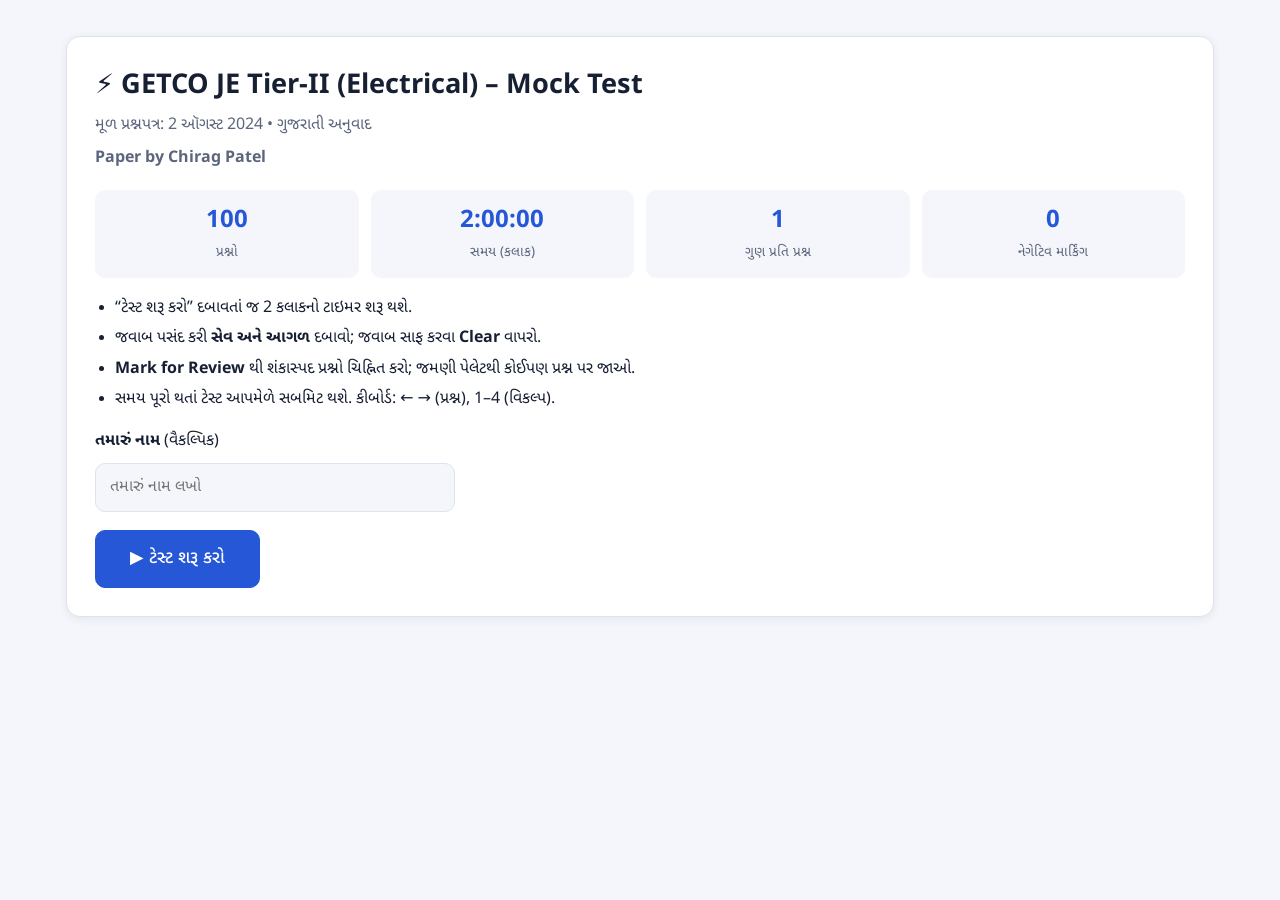
<file: Index.html>
<!DOCTYPE html>
<html lang="gu"><head><meta charset="utf-8">
<meta name="viewport" content="width=device-width, initial-scale=1, viewport-fit=cover">
<title>GETCO JE Tier-II Electrical – Mock Test</title>
<link href="https://fonts.googleapis.com/css2?family=Noto+Sans+Gujarati:wght@400;500;700&display=swap" rel="stylesheet">
<style>
:root{color-scheme:light;--bg:#f4f6fb;--card:#fff;--tx:#172033;--mut:#5b667c;--bd:#dde3ef;--pri:#2557d6;--priT:#fff;--ok:#12805c;--okB:#dff5ec;--bad:#c62f3a;--badB:#fde6e8;--warn:#b26a00;--warnB:#fff1d6;--rev:#7c3aed;--revB:#efe6fd;--sh:0 2px 10px rgba(20,30,60,.07);box-sizing:border-box;padding-top:env(safe-area-inset-top,0px);padding-bottom:env(safe-area-inset-bottom,0px)}
*{box-sizing:border-box}html{scroll-padding-top:env(safe-area-inset-top,0px)}
body{margin:0;background:var(--bg);color:var(--tx);font-family:'Noto Sans Gujarati',system-ui,-apple-system,'Segoe UI',sans-serif;line-height:1.6}
button{font:inherit;cursor:pointer}
.hide{display:none!important}
.wrap{max-width:1180px;margin:0 auto;padding:16px}
.card{background:var(--card);border:1px solid var(--bd);border-radius:14px;box-shadow:var(--sh)}
.btn{border:1px solid var(--bd);background:var(--card);color:var(--tx);padding:10px 18px;border-radius:10px;font-weight:500;transition:.15s}
.btn:hover{border-color:var(--pri)}.btn:disabled{opacity:.45;cursor:not-allowed}
.btn.pri{background:var(--pri);color:var(--priT);border-color:var(--pri)}
.btn.rev{background:var(--revB);color:var(--rev);border-color:var(--rev)}
.btn.bad{color:var(--bad);border-color:var(--bad)}
.btn.big{padding:14px 34px;font-size:1.1rem}
/* start */
#start .card{padding:28px;margin-top:20px}
#start h1{margin:0 0 4px;font-size:1.7rem}.sub{color:var(--mut);margin:0 0 18px}
.stats{display:grid;grid-template-columns:repeat(auto-fit,minmax(130px,1fr));gap:12px;margin:18px 0}
.stat{background:var(--bg);border-radius:10px;padding:12px;text-align:center}.stat b{display:block;font-size:1.5rem;color:var(--pri)}.stat span{color:var(--mut);font-size:.85rem}
#start ul{padding-left:20px;color:var(--tx)}#start li{margin:5px 0}
input#nm{width:100%;max-width:360px;padding:11px 14px;border:1px solid var(--bd);border-radius:10px;background:var(--bg);color:var(--tx);font:inherit;margin:8px 0 18px}
/* test */
.top{position:sticky;top:env(safe-area-inset-top,0px);z-index:5;background:var(--card);border-bottom:1px solid var(--bd);display:flex;align-items:center;justify-content:space-between;gap:10px;padding:10px 16px;flex-wrap:wrap}
.top h2{margin:0;font-size:1rem}
.timer{font-variant-numeric:tabular-nums;font-weight:700;font-size:1.3rem;padding:6px 16px;border-radius:10px;background:var(--okB);color:var(--ok)}
.timer.low{background:var(--warnB);color:var(--warn)}.timer.crit{background:var(--badB);color:var(--bad);animation:bl 1s infinite}
@keyframes bl{50%{opacity:.55}}
.layout{display:grid;grid-template-columns:1fr 310px;gap:16px;margin-top:16px}
@media(max-width:860px){.layout{grid-template-columns:1fr}}
.q{padding:22px}.qh{display:flex;justify-content:space-between;color:var(--mut);font-size:.9rem;margin-bottom:10px}
.qt{font-size:1.15rem;font-weight:500;margin:0 0 16px;white-space:pre-line}
.opt{display:flex;gap:12px;align-items:flex-start;width:100%;text-align:left;padding:13px 14px;margin:9px 0;border:1.5px solid var(--bd);border-radius:11px;background:var(--card);color:var(--tx)}
.opt:hover{border-color:var(--pri)}
.opt .k{flex:none;width:30px;height:30px;border-radius:50%;border:1.5px solid var(--bd);display:grid;place-items:center;font-weight:700;font-size:.9rem}
.opt.sel{border-color:var(--pri);background:color-mix(in srgb,var(--pri) 10%,var(--card))}.opt.sel .k{background:var(--pri);color:var(--priT);border-color:var(--pri)}
.opt.ok{border-color:var(--ok);background:var(--okB)}.opt.ok .k{background:var(--ok);color:var(--priT);border-color:var(--ok)}
.opt.no{border-color:var(--bad);background:var(--badB)}.opt.no .k{background:var(--bad);color:var(--priT);border-color:var(--bad)}
.acts{display:flex;flex-wrap:wrap;gap:10px;margin-top:18px;padding-top:16px;border-top:1px solid var(--bd)}.acts .sp{flex:1}
.pal{padding:16px;align-self:start;position:sticky;top:calc(70px + env(safe-area-inset-top,0px))}
.pal h3{margin:0 0 10px;font-size:1rem}
.grid{display:grid;grid-template-columns:repeat(5,1fr);gap:7px}
.n{aspect-ratio:1;border:1.5px solid var(--bd);border-radius:9px;background:var(--card);color:var(--tx);font-weight:600;font-size:.9rem;padding:0}
.n.ans{background:var(--ok);color:var(--priT);border-color:var(--ok)}.n.seen{background:var(--badB);border-color:var(--bad);color:var(--bad)}
.n.mk{background:var(--rev);color:var(--priT);border-color:var(--rev)}.n.cur{outline:3px solid var(--pri);outline-offset:1px}
.n.c{background:var(--ok);color:var(--priT);border-color:var(--ok)}.n.w{background:var(--bad);color:var(--priT);border-color:var(--bad)}.n.s{background:var(--bg);color:var(--mut)}
.leg{display:flex;flex-wrap:wrap;gap:8px 14px;margin:14px 0;font-size:.8rem;color:var(--mut)}.leg i{display:inline-block;width:12px;height:12px;border-radius:3px;margin-right:5px;vertical-align:-1px;border:1.5px solid var(--bd)}
/* modal */
.ov{position:fixed;inset:0;background:rgba(5,10,25,.6);display:grid;place-items:center;z-index:20;padding:16px}
.md{padding:24px;max-width:440px;width:100%}.md h3{margin:0 0 8px}.md .r{display:flex;justify-content:flex-end;gap:10px;margin-top:18px}
.sum{display:grid;grid-template-columns:1fr 1fr;gap:6px 12px;margin:12px 0}.sum span{color:var(--mut)}
/* result */
.hero{padding:26px;display:flex;gap:28px;align-items:center;flex-wrap:wrap;margin-top:16px}
.ring{--p:0;width:150px;height:150px;border-radius:50%;background:conic-gradient(var(--ok) calc(var(--p)*1%),var(--bd) 0);display:grid;place-items:center}
.ring div{width:118px;height:118px;border-radius:50%;background:var(--card);display:grid;place-items:center;text-align:center;line-height:1.15}.ring b{font-size:2rem}.ring small{color:var(--mut)}
.kp{display:grid;grid-template-columns:repeat(auto-fit,minmax(120px,1fr));gap:12px;flex:1;min-width:260px}
.kp .stat b{color:var(--tx)}.kp .g b{color:var(--ok)}.kp .r b{color:var(--bad)}.kp .y b{color:var(--warn)}
.sec{padding:20px;margin-top:16px}.sec h3{margin:0 0 12px}
.bars{display:grid;gap:12px}.bar .l{display:flex;justify-content:space-between;font-size:.9rem;margin-bottom:4px}.tr{height:12px;border-radius:8px;background:var(--bd);overflow:hidden}.tr i{display:block;height:100%}
.tabs{display:flex;gap:8px;flex-wrap:wrap;margin-bottom:14px}.tabs .btn.on{background:var(--pri);color:var(--priT);border-color:var(--pri)}
.rq{padding:18px;margin-bottom:14px}.rq .qt{font-size:1.05rem}
.tag{display:inline-block;padding:2px 10px;border-radius:20px;font-size:.8rem;font-weight:600;margin-left:8px}.tag.c{background:var(--okB);color:var(--ok)}.tag.w{background:var(--badB);color:var(--bad)}.tag.s{background:var(--warnB);color:var(--warn)}
.note{background:var(--warnB);color:var(--warn);padding:10px 14px;border-radius:10px;font-size:.9rem;margin-top:8px}
.opt.static{cursor:default}
</style></head><body>

<section id="start" class="wrap"><div class="card">
<h1>⚡ GETCO JE Tier-II (Electrical) – Mock Test</h1>
<p class="sub">મૂળ પ્રશ્નપત્ર: 2 ઑગસ્ટ 2024 • ગુજરાતી અનુવાદ</p><p class="sub" style="margin-top:-10px"><b>Paper by Chirag Patel</b></p>
<div class="stats"><div class="stat"><b>100</b><span>પ્રશ્નો</span></div><div class="stat"><b>2:00:00</b><span>સમય (કલાક)</span></div><div class="stat"><b>1</b><span>ગુણ પ્રતિ પ્રશ્ન</span></div><div class="stat"><b>0</b><span>નેગેટિવ માર્કિંગ</span></div></div>
<ul>
<li>“ટેસ્ટ શરૂ કરો” દબાવતાં જ 2 કલાકનો ટાઇમર શરૂ થશે.</li>
<li>જવાબ પસંદ કરી <b>સેવ અને આગળ</b> દબાવો; જવાબ સાફ કરવા <b>Clear</b> વાપરો.</li>
<li><b>Mark for Review</b> થી શંકાસ્પદ પ્રશ્નો ચિહ્નિત કરો; જમણી પેલેટથી કોઈપણ પ્રશ્ન પર જાઓ.</li>
<li>સમય પૂરો થતાં ટેસ્ટ આપમેળે સબમિટ થશે. કીબોર્ડ: ← → (પ્રશ્ન), 1–4 (વિકલ્પ).</li>
</ul>
<label for="nm"><b>તમારું નામ</b> (વૈકલ્પિક)</label><br>
<input id="nm" placeholder="તમારું નામ લખો" maxlength="40"><br>
<button class="btn pri big" id="go">▶ ટેસ્ટ શરૂ કરો</button>
</div></section>

<section id="test" class="hide">
<div class="top"><h2>GETCO JE Tier-II Electrical <small style="color:var(--mut);font-weight:400">• Paper by Chirag Patel</small></h2><div class="timer" id="tm">02:00:00</div><button class="btn pri" id="sub">Submit Test</button></div>
<div class="wrap"><div class="layout">
<div class="card q" id="qc"></div>
<aside class="card pal"><h3>પ્રશ્ન પેલેટ</h3><div class="grid" id="pg"></div>
<div class="leg"><span><i style="background:var(--ok)"></i>જવાબ આપ્યો</span><span><i style="background:var(--badB);border-color:var(--bad)"></i>જવાબ નથી</span><span><i style="background:var(--rev)"></i>Review</span><span><i></i>ન જોયો</span></div>
<div class="sum" id="ps"></div></aside>
</div></div></section>

<section id="res" class="hide wrap"></section>
<div id="modal" class="ov hide"><div class="card md" id="mb"></div></div>

<script>
const Q=[{"q": "સિસ્ટમના ટ્રાન્સફર ફંક્શનના નિરૂપણમાં છેદનો બહુપદ શું દર્શાવે છે?", "o": ["સિસ્ટમનું ઇનપુટ", "સિસ્ટમનું આઉટપુટ", "સિસ્ટમનો આવર્તન અચળાંક", "સિસ્ટમનાં લાક્ષણિક ગુણધર્મો"]}, {"q": "મોટા વીજમથકો માટે અર્થ રેઝિસ્ટન્સની મહત્તમ માન્ય કિંમત કેટલી છે?", "o": ["8 Ω", "2 Ω", "0.5 Ω", "5 Ω"]}, {"q": "ACSR વાહકોમાં સ્ટીલના તાર સામાન્ય રીતે કેવી રીતે તૈયાર કરવામાં આવે છે?", "o": ["કાટ સામે રક્ષણ માટે ગેલ્વેનાઇઝ કરેલા", "વાહકતા માટે એલ્યુમિનિયમનું આવરણ ચડાવેલા", "વધુ સારા વિદ્યુત કાર્ય માટે ટિનનું આવરણ ચડાવેલા", "વધુ લવચીકતા માટે એનીયલ કરેલા"]}, {"q": "પાવર સિસ્ટમના સંદર્ભમાં TCRનું પૂરું નામ શું છે?", "o": ["ટ્રાન્સમિશન કરંટ રેગ્યુલેટર", "ટ્રાન્સમિશન કંટ્રોલ્ડ રેક્ટિફાયર", "થાયરિસ્ટર-કંટ્રોલ્ડ રિએક્ટર", "ટ્રાન્સફોર્મર કંટ્રોલ્ડ રેગ્યુલેટર"]}, {"q": "કયા પ્રકારના જનરેટરને ઉત્તેજન માટે અલગ વીજસ્રોતની જરૂર પડતી નથી અને જે પરિવર્તનશીલ ગતિએ કાર્ય કરે છે?", "o": ["અલગથી ઉત્તેજિત DC જનરેટર", "સ્લિપ-રિંગ ઇન્ડક્શન મોટર", "સિન્ક્રોનસ જનરેટર", "ઇન્ડક્શન જનરેટર"]}, {"q": "ગતિ નિયંત્રણની વોર્ડ-લિયોનાર્ડ પદ્ધતિ શા માટે વપરાય છે?", "o": ["સમગ્ર ગતિ-શ્રેણીમાં સૂક્ષ્મ ગતિ નિયંત્રણ મળે છે", "ઓછી ગતિએ રેગ્યુલેશન મળે છે", "સિસ્ટમનો ખર્ચ ઓછો છે", "સિસ્ટમની એકંદર કાર્યક્ષમતા ઊંચી છે"]}, {"q": "સિન્ક્રોનસ મશીનનું સ્વિંગ સમીકરણ:", "o": ["મશીનના રોટરની ગતિશીલતા વર્ણવે છે", "રેખીય બીજા ક્રમનું અવકલ સમીકરણ છે", "ઘર્ષણ અને વિન્ડેજ નુકસાનનું વિશ્લેષણ કરે છે", "સ્થિર-અવસ્થાની સ્થિરતા નક્કી કરે છે"]}, {"q": "ગેલ્વેનાઇઝિંગમાં ધાતુની સપાટી પર કઈ ધાતુનું આવરણ ચડાવવામાં આવે છે?", "o": ["એલ્યુમિનિયમ", "તાંબું", "જસત", "નિકલ"]}, {"q": "નીચેમાંથી પાવર સિસ્ટમનો શ્રેણી પ્રકારનો અસમતુલિત ફૉલ્ટ કયો છે?", "o": ["એક લાઇનથી અર્થ ફૉલ્ટ", "વાહક તૂટી જવાનો ફૉલ્ટ", "લાઇનથી લાઇન ફૉલ્ટ", "બે લાઇનથી અર્થ ફૉલ્ટ"]}, {"q": "1 MVAથી 5 MVA રેટિંગના જનરેટર માટે કયું રક્ષણ વપરાય છે?", "o": ["ફેઝ અસંતુલન", "સમય-ક્રમિત અર્થ ફૉલ્ટ રક્ષણ", "બેલેન્સ્ડ અર્થ ફૉલ્ટ રક્ષણ", "સમય-ક્રમિત ઓવરકરંટ રક્ષણ"]}, {"q": "SVC અને STATCOMની સરખામણીમાં કયું વિધાન સાચું છે?", "o": ["SVCની ડાયનામિક શ્રેણી મોટી હોય છે અને STATCOMનું ડાયનામિક વોલ્ટેજ નાનું હોય છે.", "STATCOM રિએક્ટન્સ પાછળના વોલ્ટેજ સ્રોતની જેમ કાર્ય કરે છે, જ્યારે SVC પરિવર્તનશીલ સસેપ્ટન્સની જેમ કાર્ય કરે છે.", "ટ્રાન્ઝિયન્ટ દરમિયાન SVCનો પ્રતિભાવ વધુ ઝડપી અને કામગીરી વધુ સારી હોય છે, જ્યારે STATCOMનો પ્રતિભાવ થોડો ધીમો હોય છે.", "STATCOM વધુ હાર્મોનિક્સ ઉત્પન્ન કરે છે અને SVC ઓછા હાર્મોનિક્સ ઉત્પન્ન કરે છે."]}, {"q": "કોઇલમાં પ્રેરિત EMFની દિશા શેની મદદથી શોધી શકાય?", "o": ["જમણા હાથના અંગૂઠાનો નિયમ", "ફેરાડેનો નિયમ", "ફ્લેમિંગનો ડાબા હાથનો નિયમ", "ફ્લેમિંગનો જમણા હાથનો નિયમ"]}, {"q": "બે કોઇલનું સ્વ-ઇન્ડક્ટન્સ L₁ અને L₂ હોય, તો તેમની વચ્ચેનું મ્યુચ્યુઅલ ઇન્ડક્ટન્સ M કયા સૂત્રથી મળે છે? અહીં k કપલિંગ ગુણાંક છે.", "o": ["M = √(L₁/L₂)", "M = k/√(L₁L₂)", "M = k√(L₁L₂)", "M = √(L₁L₂)"]}, {"q": "વિદ્યુત ઉપકરણનું અર્થિંગ શેને રોકવા માટે જરૂરી છે?", "o": ["હાર્મોનિક પ્રવાહ", "વોલ્ટેજની વધઘટ", "વીજ આંચકો", "ઓવરલોડિંગ"]}, {"q": "કેસ સ્ટડી: એક કૃષિ વ્યવસાયે પ્રતિકૂળ હવામાનથી પાક નિષ્ફળ જાય તો રક્ષણ મળે તે માટે વીમો લીધો. તેણે જોખમ ઘટાડવાની કઈ રીત અપનાવી?", "o": ["જોખમનું હસ્તાંતરણ", "જોખમનું શમન", "જોખમનું નિવારણ", "જોખમનો સ્વીકાર"]}, {"q": "ત્રણ-ફેઝ સિસ્ટમમાં ફેઝ ક્રમ કેવી રીતે ઊલટાવી શકાય?", "o": ["કોઈપણ બે લાઇનની અદલાબદલી કરીને", "ત્રણેય ફેઝની વોલ્ટેજ ધ્રુવતા ઊલટાવીને", "ફેઝ 1 અને 2ની વોલ્ટેજ ધ્રુવતા ઊલટાવીને", "ફેઝ 1ની વોલ્ટેજ ધ્રુવતા ઊલટાવીને"]}, {"q": "ટ્રાન્સફોર્મરના કોરમાં વપરાતા સ્ટીલમાં શું હોય છે?", "o": ["ઊંચું હિસ્ટેરિસિસ નુકસાન", "સિલિકોનનું ઓછું પ્રમાણ", "ઓછી રિટેન્ટિવિટી", "ઊંચી ચુંબકીય પારગમ્યતા"]}, {"q": "જોખમ-લાભ વિશ્લેષણ અંગે નીચેના વિધાનો વાંચો:\nI. સંભવિત લાભ અને સંભવિત જોખમ વચ્ચે સંતુલન સાધવાનો આ અભિગમ છે.\nII. લાભ જોખમ કરતાં વધારે હોય તો વધુ મૂલ્યાંકન વગર નિર્ણય આગળ વધારવો જોઈએ.\nIII. જોખમ અને લાભ બંનેનું મૂલ્યાંકન કરીને માહિતીસભર નિર્ણય લેવામાં મદદ કરે છે.\nIV. સંભવિત જોખમ મહત્તમ કરવામાં મદદ કરે છે.\nકયા વિધાનો સાચા છે?", "o": ["ફક્ત II અને III", "ફક્ત I અને III", "ફક્ત II અને IV", "ફક્ત I અને II"]}, {"q": "ભારતમાં અર્થિંગ માટે કયા રંગનો તાર વપરાય છે?", "o": ["લાલ", "વાદળી", "કાળો", "લીલો"]}, {"q": "સ્લેક બસમાં કયા ચલ નિર્ધારિત હોય છે?", "o": ["|V| અને δ", "P અને Q", "|V| અને P", "Q અને δ"]}, {"q": "50 kW, 400 Vનો ત્રણ-ફેઝ સિન્ક્રોનસ મોટર 90% કાર્યક્ષમતા સાથે પૂર્ણ લોડ પર ચાલે છે. ફિલ્ડ કરંટ ગોઠવીને તેનો પાવર ફેક્ટર 0.8 લીડિંગ કરવામાં આવે તો આર્મેચર કરંટનો અંદાજ કેટલો છે?", "o": ["138 A", "58 A", "100 A", "80 A"]}, {"q": "બંડલ્ડ કન્ડક્ટર વાપરતી વખતે ક્રિટિકલ કોરોના વોલ્ટેજને નીચેના પૈકી કયો પરિબળ અસર કરતો નથી?", "o": ["વાહકો વચ્ચેનું અંતર", "લાઇનની લંબાઈ", "જૂથો વચ્ચેનું અંતર", "જૂથમાં વાહકોની સંખ્યા"]}, {"q": "માટીમાં મીઠાની હાજરીથી તેની રેઝિસ્ટિવિટી પર શું અસર થાય છે?", "o": ["મીઠાનું પ્રમાણ વધે તેમ રેઝિસ્ટિવિટી અનંત થાય છે", "મીઠાનું પ્રમાણ વધે તેમ રેઝિસ્ટિવિટી ઘટે છે", "મીઠાનું પ્રમાણ વધે તેમ રેઝિસ્ટિવિટી વધે છે", "મીઠાનું પ્રમાણ વધે તેમ રેઝિસ્ટિવિટી અચળ રહે છે"]}, {"q": "કેપેસિટર બેંકનું મુખ્ય કાર્ય શું છે?", "o": ["રિએક્ટિવ પાવર શોષવું", "રિયલ પાવર ઉત્પન્ન કરવો", "સિસ્ટમની આવર્તનતા નિયંત્રિત કરવી", "એક્ટિવ પાવર શોષવો"]}, {"q": "નીચેમાંથી સિન્ક્રોનસ મોટર શરૂ કરવા માટે કઈ પદ્ધતિ વપરાતી નથી?", "o": ["DC સ્રોતથી", "ડેમ્પર વાઇન્ડિંગ વડે", "રિઓસ્ટેટ વડે", "પોની મોટર વડે ### પ્રશ્ન 26–50"]}, {"q": "લાઇન દ્વારા પહોંચાડાતો લેગિંગ રિએક્ટિવ પાવર ______ના પ્રમાણમાં હોય છે અને ______થી સ્વતંત્ર હોય છે.", "o": ["δ; લાઇન વોલ્ટેજ ડ્રોપ", "રિએક્ટન્સ; પાવર એંગલ", "લાઇન વોલ્ટેજ ડ્રોપ; δ", "sin δ; વોલ્ટેજ"]}, {"q": "પાવર સિસ્ટમમાં પાવર ફેક્ટર સુધારવાનું મહત્ત્વ શું છે?", "o": ["પાવર સિસ્ટમમાં ટ્રાન્ઝિયન્ટ સર્જવામાં મદદ કરે છે.", "કુલ વીજ ઉત્પાદન ક્ષમતા ઘટાડે છે.", "ટ્રાન્સમિશન લાઇનનો ખર્ચ વધારવામાં મદદ કરે છે.", "જનરેટર અને ટ્રાન્સમિશન ઉપકરણો પરનો રિએક્ટિવ પાવરનો ભાર ઘટાડે છે."]}, {"q": "આપેલા પરિપથમાં કરંટ Iનું મૂલ્ય શોધો. આકૃતિમાં 8 Vનો સ્રોત અને 2 Ω તથા 6 Ωના રેઝિસ્ટર એક જ શ્રેણી લૂપમાં છે; ઉપરની શાખામાં કરંટની દિશા જમણી તરફ દર્શાવેલી છે.", "o": ["6 A", "1 A", "2 A", "8 A"]}, {"q": "નીચેમાંથી કયું ત્રણ-ફેઝ ટ્રાન્સફોર્મર જોડાણ માન્ય નથી?", "o": ["Dd1", "Yy0", "Yd11", "Dz6"]}, {"q": "કોઈ રાશિનું પર-યુનિટ (p.u.) મૂલ્ય કેવી રીતે વ્યાખ્યાયિત થાય છે?", "o": ["કોઈપણ એકમમાં વાસ્તવિક મૂલ્ય / કોઈપણ એકમમાં આધાર મૂલ્ય", "કોઈપણ એકમમાં આધાર મૂલ્ય / કોઈપણ એકમમાં વાસ્તવિક મૂલ્ય", "કોઈપણ એકમમાં વાસ્તવિક મૂલ્ય / એ જ એકમમાં આધાર મૂલ્ય", "કોઈપણ એકમમાં આધાર મૂલ્ય / એ જ એકમમાં વાસ્તવિક મૂલ્ય"]}, {"q": "સાઇનસોઇડલ AC પરિપથમાં મહત્તમ કરંટ 10 A છે. 45° પર તત્કાલીન કરંટ કેટલો થશે?", "o": ["10 A", "7.07 A", "શૂન્ય", "5 A"]}, {"q": "અર્થ રેઝિસ્ટન્સ કયા સાધનથી માપી શકાય?", "o": ["LCR મીટર", "એમીટર", "વોલ્ટમીટર", "અર્થ ટેસ્ટર"]}, {"q": "ઇન્ટ્રિન્સિક સેમિકન્ડક્ટરમાં શેની સાંદ્રતા સમાન હોય છે?", "o": ["ઇલેક્ટ્રોન અને ડોનર અશુદ્ધિઓ", "ઇલેક્ટ્રોન અને હોલ", "ઇલેક્ટ્રોન અને એક્સેપ્ટર અશુદ્ધિઓ", "બહુમતી અને લઘુમતી વાહકો"]}, {"q": "પવન વીજમથકો અંગે નીચેના વિધાનો વાંચો:\nI. પવન વીજમથકો ફક્ત પવનની વધુ ઝડપ હોય ત્યારે જ વીજળી પેદા કરી શકે છે.\nII. પવન વીજમથકો જમીન પર તેમજ સમુદ્રમાં સ્થાપી શકાય છે.\nIII. પવન વીજમથકનો ક્ષમતા ગુણાંક વાસ્તવિક ઉત્પાદનને મહત્તમ સંભવિત ઉત્પાદનથી ભાગીને ગણાય છે.\nIV. ચક્રવાત અને ટોર્નેડો જેવી આત્યંતિક હવામાન ઘટનાઓથી પવન વીજમથકોને નુકસાન થવાની સંભાવના ખૂબ વધારે હોય છે.\nકયા વિધાનો સાચા છે?", "o": ["ફક્ત I અને III", "ફક્ત I અને II", "ફક્ત II અને III", "ફક્ત II અને IV"]}, {"q": "જોખમ મૂલ્યાંકનની પ્રક્રિયામાં સામાન્ય પગલું કયું નથી?", "o": ["જોખમનું વિશ્લેષણ", "જોખમનું શમન", "જોખમનું નિવારણ", "જોખમની ઓળખ"]}, {"q": "EHVAC લાઇનમાં શ્રેણી કમ્પેન્સેશન શા માટે અપનાવવામાં આવે છે?", "o": ["કોરોના નુકસાન ઘટાડવા", "ઇમ્પીડન્સ વધારવા", "સ્થિરતા સુધારવા", "પાવર ફેક્ટર સુધારવા"]}, {"q": "વાહક પદાર્થોના સંદર્ભમાં AAACનું પૂરું નામ શું છે?", "o": ["ઓલ એલ્યુમિનિયમ એલોય કન્ડક્ટર", "એલ્યુમિનિયમ એલોય એનીયલ્ડ કન્ડક્ટર", "એડવાન્સ્ડ એલ્યુમિનિયમ એલોય કોમ્પોઝિટ", "એલ્યુમિનિયમ એલોય એન્ટિકોરોસિવ કેબલ"]}, {"q": "720 rpm પર ચાલતા 10-પોલ અલ્ટરનેટરની આવર્તનતા કેટલી હશે?", "o": ["60 Hz", "72 Hz", "120 Hz", "50 Hz"]}, {"q": "ટાઇપ-2 અસ્થિર સિસ્ટમમાં સલામતીનું માર્જિન વધારવા કયો કમ્પેન્સેટર યોગ્ય છે?", "o": ["લીડ કમ્પેન્સેટર", "લેગ કમ્પેન્સેટર", "લેગ-લીડ કમ્પેન્સેટર", "ઝીરો કમ્પેન્સેટર"]}, {"q": "અર્થ વાયર શેમાંથી બને છે?", "o": ["તાંબું", "એલ્યુમિનિયમ", "ગેલ્વેનાઇઝ્ડ સ્ટ્રેન્ડેડ સ્ટીલ", "લોખંડ"]}, {"q": "સ્ટેટ સમીકરણ ẋ(t) = Ax(t) + Bu(t)માં મેટ્રિક્સ A શું દર્શાવે છે?", "o": ["આઉટપુટ પર સ્ટેટ ચલની અસર", "સ્ટેટ ચલ પર ઇનપુટની અસર", "સ્ટેટ ચલના ગુણાંકો", "ઇનપુટ ચલના ગુણાંકો"]}, {"q": "નીચેમાંથી કઈ ક્રિયા જોખમ ઘટાડવામાં મદદ કરતી નથી?", "o": ["સંભવિત જોખમી પરિસ્થિતિઓની અવગણના કરવી", "સલામતીના નિયમો અમલમાં મૂકવા", "રોકાણમાં વૈવિધ્ય લાવવું", "નિયમિત તપાસ કરવી"]}, {"q": "નિકલ-આયર્ન સેલમાં મુખ્યત્વે કયો ઇલેક્ટ્રોલાઇટ વપરાય છે?", "o": ["કોસ્ટિક પોટાશ (KOH)", "લિથિયમ કાર્બોનેટ (Li₂CO₃)", "સલ્ફ્યુરિક એસિડ (H₂SO₄)", "કોસ્ટિક સોડા (NaOH)"]}, {"q": "બાઇમેટલનું મુખ્ય લક્ષણ શું છે?", "o": ["ઓછી ઉષ્મા વાહકતા", "કાટ સામે પ્રતિકાર કરવાની ક્ષમતા", "ઊંચી વિદ્યુત વાહકતા", "બે ધાતુઓના ઉષ્મીય વિસ્તરણ ગુણાંકોમાં તફાવત"]}, {"q": "ડાયામેગ્નેટિક પદાર્થો શું દર્શાવે છે?", "o": ["ચુંબકીય ક્ષેત્ર તરફ પ્રબળ આકર્ષણ", "કોઈ ચુંબકીય ગુણધર્મ નહીં", "ચુંબકીય ક્ષેત્રથી નબળું અપાકર્ષણ", "ચુંબકીય ક્ષેત્ર તરફ નબળું આકર્ષણ"]}, {"q": "AC વોલ્ટેજ કેવી રીતે ઉત્પન્ન કરી શકાય?", "o": ["સમાન ચુંબકીય ક્ષેત્રમાં કોઇલને અચળ કોણીય વેગે ફેરવીને", "ફરતી કોઇલની અંદર ચુંબકીય ક્ષેત્રને અચળ કોણીય વેગે ફેરવીને", "સ્થિર કોઇલની અંદર ચુંબકીય ક્ષેત્રને અચળ કોણીય વેગે ફેરવીને", "સમાન ચુંબકીય ક્ષેત્રમાં કોઇલને બદલાતા કોણીય વેગે ફેરવીને"]}, {"q": "અર્થ ટ્રાન્સફોર્મર શેના માટે વપરાય છે?", "o": ["ટ્રાન્સફોર્મરમાં હાર્મોનિક્સ દબાવવા", "કૃત્રિમ ન્યુટ્રલ અર્થિંગ પૂરું પાડવા", "વોલ્ટેજ માપવા", "સિસ્ટમની સ્થિરતા સુધારવા"]}, {"q": "પર-યુનિટ ઇમ્પીડન્સનું સૂત્ર કયું છે? અહીં Z(Ω) વાસ્તવિક ઇમ્પીડન્સ, (VA)ᴮ આધાર પાવર અને Vᴮ આધાર વોલ્ટેજ છે.", "o": ["Z(p.u.) = Z(Ω) × (VA)ᴮ / Vᴮ", "Z(p.u.) = Z(Ω) × (kVA)ᴮ / Vᴮ", "Z(p.u.) = Z(Ω) × Vᴮ / (VA)ᴮ", "Z(p.u.) = Z(Ω) × (VA)ᴮ / (Vᴮ)²"]}, {"q": "બે-વાઇન્ડિંગ ટ્રાન્સફોર્મર મહત્તમ કાર્યક્ષમતા ક્યારે આપે છે?", "o": ["વિન્ડેજ નુકસાન શૂન્ય હોય ત્યારે", "વોલ્ટેજ રેગ્યુલેશન ન્યૂનતમ હોય ત્યારે", "કોપર લોસ શૂન્ય હોય ત્યારે", "કોપર લોસ આયર્ન લોસ જેટલો હોય ત્યારે"]}, {"q": "બે અલ્ટરનેટર સમાંતરમાં ચલાવવા માટે નીચેમાંથી કઈ શરત જરૂરી નથી?", "o": ["બંને અલ્ટરનેટરનું kVA રેટિંગ સમાન હોવું જોઈએ.", "બંનેના પ્રાઇમ મૂવરની ગતિ-લોડ લાક્ષણિકતાઓ સમાન હોવી જોઈએ.", "બંનેનું આઉટપુટ વોલ્ટેજ રેટિંગ સમાન હોવું જોઈએ.", "બંને મશીનની રેટેડ ગતિ એવી હોવી જોઈએ કે આવર્તનતા સમાન મળે. ### પ્રશ્ન 51–75"]}, {"q": "ઇન્ડક્શન મશીન જનરેટર તરીકે ક્યારે કાર્ય કરી શકે?", "o": ["s = 0", "s = 1", "s = 2", "s = −1"]}, {"q": "DC મોટરમાં સ્ટાર્ટરનું કાર્ય શું છે?", "o": ["વોલ્ટેજ પ્રોફાઇલ સુધારવી", "મોટરનો એકંદર રેઝિસ્ટન્સ ઘટાડવો", "કાર્યરત ગતિ મર્યાદિત કરવી", "શરૂ કરતી વખતે આર્મેચર પરિપથનો કરંટ મર્યાદિત કરવો"]}, {"q": "ટ્રાન્સમિશન લાઇનોનું ટ્રાન્સપોઝિશન શા માટે કરવામાં આવે છે?", "o": ["કેપેસિટન્સ ઘટાડવા", "ઇન્ડક્ટન્સ ઘટાડવા", "નજીકની સંચાર લાઇનોમાં દખલ ઘટાડવા", "ટ્રાન્સમિશન નુકસાન ઘટાડવા"]}, {"q": "પાવર સિસ્ટમમાં ટ્રાન્ઝિયન્ટ સ્થિરતા શું છે?", "o": ["વિક્ષેપ પછી સિસ્ટમ નવી સ્થિતિએ પહોંચી શકે તેવી ક્ષમતા", "નાના વિક્ષેપો હેઠળ સ્થિર-અવસ્થાનું કાર્ય જાળવી શકે તેવી ક્ષમતા", "સમાન સમયાંતરે સ્થિર-અવસ્થાનું કાર્ય જાળવી શકે તેવી ક્ષમતા", "અચાનક ફેરફાર સહન કરીને સ્થિર-અવસ્થાના કાર્ય પર પાછી ફરી શકે તેવી ક્ષમતા"]}, {"q": "વિદ્યુત સિસ્ટમમાં ફૉલ્ટ લેવલનો અર્થ શું છે?", "o": ["તે બિંદુએ શોર્ટ-સર્કિટ ફૉલ્ટ થાય ત્યારે વહેતો મહત્તમ કરંટ", "તે બિંદુએ શોર્ટ-સર્કિટ ફૉલ્ટ થાય ત્યારે વહેતો ન્યૂનતમ કરંટ", "ફૉલ્ટ પાવર ફેક્ટર", "ફૉલ્ટ બિંદુએ શોર્ટ-સર્કિટ વોલ્ટેજ"]}, {"q": "વાહક પદાર્થોના પ્રકારો અંગે નીચેના વિધાનો વાંચો:\nI. સેમિકન્ડક્ટરમાં બેન્ડ ગેપ તેની વિદ્યુત વાહકતા નક્કી કરવામાં મહત્વનો ભાગ ભજવે છે.\nII. સુપરકન્ડક્ટર અનંત વિદ્યુત રેઝિસ્ટન્સ દર્શાવે છે અને ઊંચા રેઝિસ્ટન્સની જરૂર હોય ત્યાં વ્યાપક વપરાય છે.\nIII. વાહક પદાર્થોનું વર્ગીકરણ મુખ્યત્વે ઉષ્મા વાહકતા અને યાંત્રિક મજબૂતાઈ જેવા પરિબળોથી નક્કી થાય છે.\nIV. ચોક્કસ પરિસ્થિતિમાં સુપરકન્ડક્ટર શૂન્ય વિદ્યુત રેઝિસ્ટન્સ અને સંપૂર્ણ ડાયામેગ્નેટિઝમ દર્શાવે છે.\nકયા વિધાનો સાચા છે?", "o": ["ફક્ત I અને III", "ફક્ત I અને II", "ફક્ત II અને IV", "ફક્ત I અને IV"]}, {"q": "અલ્ટરનેટરના વોલ્ટેજ રેગ્યુલેશનની ગણતરી માટે પોટિયર પદ્ધતિ શેના પર આધારિત છે?", "o": ["લીકેજ ફ્લક્સ અને આર્મેચર રિએક્શન ફ્લક્સને કારણે થતાં રિએક્ટન્સનું વિભાજન", "કુલ સિન્ક્રોનસ રિએક્ટન્સ", "આર્મેચર લીકેજ ફ્લક્સને કારણે થતું રિએક્ટન્સ", "આર્મેચર રિએક્શનની અસરને કારણે થતું રિએક્ટન્સ"]}, {"q": "બાયોમાસ આધારિત વીજમથકમાં ગેસિફિકેશન વાપરવાનો મુખ્ય લાભ શું છે?", "o": ["ગ્રીનહાઉસ ગેસનું ઓછું ઉત્સર્જન", "ઓછો પ્રારંભિક મૂડી ખર્ચ", "બાયોમાસ ફીડસ્ટોકની ઉપલબ્ધતા પર ઓછી નિર્ભરતા", "ઊર્જા રૂપાંતરમાં વધુ કાર્યક્ષમતા"]}, {"q": "વીજ ઉત્પાદન માટે બાયોમાસને દહનશીલ વાયુઓમાં કઈ પ્રક્રિયા ફેરવે છે?", "o": ["પાયરોલિસિસ", "ફર્મેન્ટેશન", "ગેસિફિકેશન", "કમ્બશન"]}, {"q": "ટાઇપરાઇટરમાં નીચેમાંથી કઈ મોટર વપરાય છે?", "o": ["રિપલ્શન મોટર", "સર્વો મોટર", "સ્ટેપર મોટર", "યુનિવર્સલ મોટર"]}, {"q": "કેપેસિટર-સ્ટાર્ટ ઇન્ડક્શન મોટરનું કેપેસિટર શોર્ટ-સર્કિટ થઈ જાય તો મોટર શું કરશે?", "o": ["શરૂ થશે અને ગુંજન અવાજ કરશે", "બળી જશે", "શરૂ નહીં થાય", "સામાન્ય રીતે શરૂ થશે"]}, {"q": "પાવર સિસ્ટમમાં વોલ્ટેજ અને રિએક્ટિવ પાવર નિયંત્રિત કરવા કયું ઉપકરણ વપરાય છે?", "o": ["સ્ટેટિક VAR કમ્પેન્સેટર (SVC)", "વેવ ટ્રેપ", "સર્કિટ બ્રેકર", "ટ્રાન્સફોર્મર ટેપ ચેન્જર"]}, {"q": "સ્ટેટ-સ્પેસ મોડેલનો ક્રમ શું હોય છે?", "o": ["સિસ્ટમમાં આઉટપુટ ચલની સંખ્યા", "સિસ્ટમ પરના બાહ્ય વિક્ષેપોની સંખ્યા", "સિસ્ટમમાં ઇનપુટ ચલની સંખ્યા", "સિસ્ટમમાં સ્ટેટ ચલની સંખ્યા"]}, {"q": "બાયોમાસ આધારિત વીજમથકો અંગે નીચેના વિધાનો વાંચો:\nI. બાયોડીઝલ બનાવવા માટે એનારોબિક ડાઇજેસ્ટન સામાન્ય રીતે વપરાય છે.\nII. બાયોમાસ વીજમથકોનો મુખ્ય લાભ કાર્બન ઉત્સર્જનમાં તેમનું યોગદાન છે.\nIII. કૃષિ અવશેષ અને જૈવિક કચરાનો ઉપયોગ કરીને તેઓ કચરા વ્યવસ્થાપનમાં ફાળો આપે છે.\nIV. કાર્બન ન્યુટ્રાલિટી તેમનો એક પર્યાવરણીય લાભ છે.\nકયા વિધાનો સાચા છે?", "o": ["ફક્ત II અને III", "ફક્ત I અને IV", "ફક્ત III અને IV", "ફક્ત I અને II"]}, {"q": "મોટી સિસ્ટમ માટે કઈ લોડ-ફ્લો પદ્ધતિ ઝડપી અને વધુ ચોક્કસ છે?", "o": ["ડીકપલ્ડ લોડ ફ્લો", "ગાઉસ-સાઇડલ પદ્ધતિ", "ન્યૂટન-રાફસન પદ્ધતિ", "ફાસ્ટ ડીકપલ્ડ લોડ ફ્લો"]}, {"q": "ત્રણ-ફેઝ પરિપથ દ્વારા પૂરો પાડવામાં આવતો પાવર કયા સૂત્રથી મળે છે? અહીં L લાઇન રાશિ અને ph ફેઝ રાશિ દર્શાવે છે.", "o": ["P = 3VᴸIᴸ cos φ", "P = √3 VᵖʰIᵖʰ cos φ", "P = 3VᵖʰIᵖʰ cos φ", "P = √3 VᴸIᴸ cos φ"]}, {"q": "નીચેની કઈ DC લિંક માત્ર ગ્રાઉન્ડ રિટર્નનો ઉપયોગ કરે છે?", "o": ["ટ્રાઇપોલર લિંક", "બાઇપોલર લિંક", "મોનોપોલર લિંક", "હોમોપોલર લિંક"]}, {"q": "પ્રથમ ક્રમની સિસ્ટમને યુનિટ સ્ટેપ ઇનપુટ આપતાં કેવો પ્રતિભાવ મળે છે?", "o": ["અન્ડરડેમ્પ્ડ", "ઘાતાંકીય વધારો", "દોલનકારી", "ઓવરડેમ્પ્ડ"]}, {"q": "ટ્રાન્સમિશન લાઇન પર આર્કિંગ રોકવા માટે શું જોડવામાં આવે છે?", "o": ["લાઇનમાં ઇન્ડક્ટર", "લાઇનમાં કેપેસિટર", "ન્યુટ્રલમાં ઇન્ડક્ટર", "ન્યુટ્રલમાં રેઝિસ્ટર"]}, {"q": "બજારમાં ઉપલબ્ધ ફોટોવોલ્ટેઇક સેલમાં કરંટ ડેન્સિટીની સામાન્ય શ્રેણી કેટલી છે?", "o": ["1થી 10 A/m²", "10થી 100 A/m²", "100થી 1000 A/m²", "0.1થી 1 A/m²"]}, {"q": "કોઇલમાં પ્રેરિત EMFનું પરિમાણ શેના પર આધારિત છે?", "o": ["ફ્લક્સ લિન્કેજના ફેરફારના દરના વ્યસ્ત પ્રમાણમાં", "કોઇલમાં ઉત્પન્ન ફ્લક્સના સીધા પ્રમાણમાં", "ફ્લક્સ લિન્કેજના ફેરફારના દરના સીધા પ્રમાણમાં", "કોઇલના વળાંકોની સંખ્યાના વ્યસ્ત પ્રમાણમાં"]}, {"q": "પાવર સિસ્ટમમાં SVCની સરખામણીમાં STATCOMનો મુખ્ય લાભ કયો છે?", "o": ["ઓછી ડાયનામિક વોલ્ટેજ શ્રેણી", "ઓછો ખર્ચ", "ટ્રાન્સમિશન સિસ્ટમના હાર્મોનિક રેઝોનન્સ પ્રત્યે સંવેદનશીલતા", "ઝડપી પ્રતિભાવ સમય"]}, {"q": "રાઉથ-હર્વિટ્ઝ સ્થિરતા માપદંડ અંગે કયું વિધાન સાચું છે?", "o": ["તે ફક્ત ચોથા ક્રમ સુધીના ટ્રાન્સફર ફંક્શનને લાગુ પડે છે.", "તે કોઈપણ ક્રમની સિસ્ટમને લાગુ પડે છે.", "તે ફક્ત આવર્તન ક્ષેત્રના વિશ્લેષણ માટે વપરાય છે.", "તે ફક્ત અરેખીય સમય-અપરિવર્તિત સિસ્ટમને લાગુ પડે છે."]}, {"q": "નીચેમાંથી ઇન્સ્યુલેટિંગ પદાર્થનો ગુણધર્મ કયો નથી?", "o": ["ઊંચી ડાયઇલેક્ટ્રિક મજબૂતાઈ", "બ્રેકડાઉન સામે ઊંચો પ્રતિકાર", "ઓછી વિદ્યુત વાહકતા", "ઊંચી ઉષ્મા વાહકતા"]}, {"q": "બ્લોક ડાયાગ્રામમાં G(s) લખેલો બ્લોક સામાન્ય રીતે શું દર્શાવે છે?", "o": ["ગેઇન ઘટકો", "પોલ ઘટકો", "ઝીરો ઘટકો", "ટ્રાન્સફર ફંક્શન ### પ્રશ્ન 76–100"]}, {"q": "ટ્રિકલ ચાર્જિંગ મુખ્યત્વે શેના માટે વપરાય છે?", "o": ["બેટરીને સંપૂર્ણ ચાર્જ સ્થિતિમાં જાળવવા", "જૂની બેટરીને ફરી સક્રિય કરવા", "ખૂબ ડિસ્ચાર્જ થયેલી બેટરીને ધીમે ચાર્જ કરવા", "બેટરીને ઝડપથી ચાર્જ કરવા"]}, {"q": "TCR સિસ્ટમની કામગીરી અને અસરકારકતા નક્કી કરવા કયો પરિમાણ મહત્વનો છે?", "o": ["રિએક્ટર ઇમ્પીડન્સ", "થાયરિસ્ટર ફાયરિંગ એંગલ", "કરંટનું પરિમાણ", "વોલ્ટેજનું પરિમાણ"]}, {"q": "કયો કંટ્રોલર સિસ્ટમની સ્થિર-અવસ્થા ભૂલ ઘટાડવા માટે જાણીતો છે?", "o": ["ઇન્ટિગ્રલ કંટ્રોલર", "લીડ-લેગ કમ્પેન્સેટર", "પ્રોપોર્શનલ કંટ્રોલર", "ડેરિવેટિવ કંટ્રોલર"]}, {"q": "જળવિદ્યુત મથકમાં પાણીના પ્રવાહ કે લોડમાં અચાનક ફેરફાર થાય ત્યારે સર્જ ટૅન્કની ભૂમિકા શું છે?", "o": ["ટર્બાઇનમાં જતું પાણી નિયંત્રિત કરે છે", "વધારાનું પાણી નદીમાં છોડે છે", "ઉત્પન્ન વીજળીનું વોલ્ટેજ નિયંત્રિત કરે છે", "દબાણના આઘાતને શોષીને ટર્બાઇનને નુકસાનથી બચાવે છે"]}, {"q": "કઈ નિયંત્રણ સિસ્ટમ વિક્ષેપો અને અનિશ્ચિતતાઓથી વધુ પ્રભાવિત થાય છે?", "o": ["ક્લોઝ્ડ-લૂપ નિયંત્રણ સિસ્ટમ", "ઓપન-લૂપ નિયંત્રણ સિસ્ટમ", "ફીડફોરવર્ડ નિયંત્રણ સિસ્ટમ", "એડેપ્ટિવ નિયંત્રણ સિસ્ટમ"]}, {"q": "ELCBનું પૂરું નામ શું છે?", "o": ["અર્થ લાઇન સર્કિટ બ્રેકર", "અર્થ લાઇન કરંટ બ્રેકર", "અર્થ લીકેજ સર્કિટ બ્રેકર", "અર્થ લીકેજ કરંટ બ્રેકર"]}, {"q": "નીચેમાંથી કયા પદાર્થની ચુંબકીય પારગમ્યતા સૌથી વધુ હોય છે?", "o": ["અચુંબકીય પદાર્થ", "ડાયામેગ્નેટિક પદાર્થ", "ફેરોમેગ્નેટિક પદાર્થ", "પેરામેગ્નેટિક પદાર્થ"]}, {"q": "પાવર ફેક્ટર સુધારવા માટે સિન્ક્રોનસ મોટર કઈ ઉત્તેજન સ્થિતિમાં વપરાય છે?", "o": ["ઉત્તેજન વગર", "ઓછા ઉત્તેજન પર", "સામાન્ય ઉત્તેજન પર", "વધારે ઉત્તેજન પર"]}, {"q": "નીચેમાંથી કયો સંબંધ સાચો છે? અહીં s સ્લિપ છે.", "o": ["રોટર કોપર લોસ / રોટર ઇનપુટ = 1/s", "રોટર ગ્રોસ આઉટપુટ / રોટર ઇનપુટ = s", "રોટર કોપર લોસ / રોટર ઇનપુટ = s", "રોટર કોપર લોસ / રોટર ગ્રોસ આઉટપુટ = 1 − s"]}, {"q": "સિસ્ટમના ફ્રીક્વન્સી રિસ્પોન્સનાં લક્ષણો સામાન્ય રીતે કયા આલેખથી દર્શાવવામાં આવે છે?", "o": ["ટાઇમ રિસ્પોન્સ પ્લોટ", "રૂટ લોકસ પ્લોટ", "બોડે પ્લોટ", "ટ્રાન્ઝિયન્ટ રિસ્પોન્સ પ્લોટ"]}, {"q": "FDA (ફ્રીક્વન્સી ડોમેન વિશ્લેષણ)માં ટ્રાન્સફર ફંક્શન શું દર્શાવવા માટે વપરાય છે?", "o": ["સિસ્ટમનો ફીડબેક લૂપ", "સિસ્ટમના સ્ટેટ ચલ", "સમય ક્ષેત્રમાં ઇનપુટ-આઉટપુટ સંબંધ", "આવર્તન ક્ષેત્રમાં ઇનપુટ-આઉટપુટ સંબંધ"]}, {"q": "SVC અને STATCOMના કાર્ય અંગે નીચેમાંથી કયું વિધાન સાચું છે?", "o": ["બંને ટ્રાન્સમિશન લાઇન સાથે શ્રેણીમાં રિએક્ટિવ પાવર ઇન્જેક્ટ કરે છે.", "SVC ટ્રાન્સમિશન લાઇન સાથે શન્ટમાં, જ્યારે STATCOM શ્રેણીમાં રિએક્ટિવ પાવર ઇન્જેક્ટ કરે છે.", "SVC લાઇન સાથે શ્રેણી અને શન્ટ બંને રીતે, જ્યારે STATCOM શ્રેણીમાં રિએક્ટિવ પાવર ઇન્જેક્ટ કરે છે.", "SVC લાઇન સાથે શ્રેણીમાં, જ્યારે STATCOM શન્ટમાં રિએક્ટિવ પાવર ઇન્જેક્ટ કરે છે."]}, {"q": "નીચેમાંથી વોલ્ટેજ નિયંત્રણની પદ્ધતિ કઈ નથી?", "o": ["શન્ટ કેપેસિટર", "વોલ્ટેજ રેગ્યુલેશન", "શ્રેણી કેપેસિટર", "ટેપ-ચેન્જિંગ ટ્રાન્સફોર્મર"]}, {"q": "ડાયઇલેક્ટ્રિક પદાર્થની પરમિટિવિટી તેની કઈ ક્ષમતા નક્કી કરે છે?", "o": ["વિદ્યુતચુંબકીય વિકિરણ છોડવાની", "વિદ્યુત ચાર્જ સંગ્રહવાની", "વીજળી વહન કરવાની", "ચુંબકીય ક્ષેત્ર ઉત્પન્ન કરવાની"]}, {"q": "વીજમથકનો પેનલ્ટી ફેક્ટર એક હોય તો ઇન્ક્રિમેન્ટલ ટ્રાન્સમિશન લોસ કેટલો હોય છે?", "o": ["1", "શૂન્ય", "−1", "અનંત"]}, {"q": "ટ્રાન્સફોર્મરનો ઉપયોગ શેના માટે થાય છે?", "o": ["વિદ્યુત પાવરનો ગુણાકાર કરવા", "સમાન આવર્તનતાએ વિદ્યુત પાવર સ્થાનાંતરિત કરવા", "ઓછી આવર્તનતાએ વિદ્યુત પાવર સ્થાનાંતરિત કરવા", "ઊંચી આવર્તનતાએ વિદ્યુત પાવર સ્થાનાંતરિત કરવા"]}, {"q": "ઇન્ડક્શન મોટરનો ટોર્ક શેના પ્રમાણમાં હોય છે?", "o": ["E", "√E", "1/E", "E²"]}, {"q": "ચુંબકીય પદાર્થો અંગે નીચેના વિધાનો વાંચો:\nI. બાહ્ય ચુંબકીય ક્ષેત્રમાં ડાયામેગ્નેટિક પદાર્થો નબળું અપાકર્ષણ દર્શાવે છે.\nII. ડાયામેગ્નેટિક પદાર્થોની ચુંબકીય સસેપ્ટિબિલિટી ઋણ હોય છે.\nIII. બાહ્ય ચુંબકીય ક્ષેત્રમાં ડાયામેગ્નેટિક પદાર્થો નબળું આકર્ષણ દર્શાવે છે.\nIV. ડાયામેગ્નેટિક પદાર્થોની ચુંબકીય સસેપ્ટિબિલિટી ધન હોય છે.\nકયા વિધાનો સાચા છે?", "o": ["ફક્ત I અને II", "ફક્ત II અને III", "ફક્ત III અને IV", "ફક્ત I અને IV"]}, {"q": "બીજા ક્રમની સિસ્ટમના પ્રતિભાવનો પીક ટાઇમ કયો પરિમાણ નક્કી કરે છે?", "o": ["નેચરલ ફ્રીક્વન્સી", "ટાઇમ કોન્સ્ટન્ટ", "ડેમ્પિંગ રેશિયો", "ગેઇન"]}, {"q": "જોખમ-લાભ વિશ્લેષણ અંગે નીચેના વિધાનો વાંચો:\nI. સંભવિત લાભ અને સંભવિત જોખમ વચ્ચે સંતુલન સાધવાનો આ અભિગમ છે.\nII. લાભ જોખમ કરતાં વધારે હોય તો વધુ મૂલ્યાંકન વગર નિર્ણય આગળ વધારવો જોઈએ.\nIII. જોખમ અને લાભ બંનેનું મૂલ્યાંકન કરીને માહિતીસભર નિર્ણય લેવામાં મદદ કરે છે.\nIV. સંભવિત જોખમ મહત્તમ કરવામાં મદદ કરે છે.\nકયા વિધાનો સાચા છે?", "o": ["ફક્ત I અને III", "ફક્ત I અને IV", "ફક્ત II અને IV", "ફક્ત II અને III"]}, {"q": "પાવર સિસ્ટમમાં STATCOMનું મુખ્ય કાર્ય શું છે?", "o": ["એક્ટિવ પાવર નિયંત્રણ", "રિએક્ટિવ પાવર કમ્પેન્સેશન", "વોલ્ટેજ રેગ્યુલેશન", "આવર્તનતા સ્થિર રાખવી"]}, {"q": "પાવર સિસ્ટમના ફૉલ્ટ માટે ‘ક્રિટિકલ ક્લિયરિંગ ટાઇમ’ કઈ બાબત સાથે સંબંધિત છે?", "o": ["ટ્રાન્ઝિયન્ટ સ્થિરતાની મર્યાદા", "સાપેક્ષ સ્થિરતા", "નિરપેક્ષ સ્થિરતા", "સ્થિર-અવસ્થાની સ્થિરતાની મર્યાદા"]}, {"q": "બાયોમાસ વીજમથકો શેમાં મદદ કરી શકે?", "o": ["હવામાન પરિવર્તન ઝડપી બનાવવામાં", "જીવાશ્મ ઇંધણ પર નિર્ભરતા ઘટાડવામાં", "પ્રદૂષણનું સ્તર વધારવામાં", "કુદરતી સંસાધનો ખતમ કરવામાં"]}, {"q": "જોખમ મૂલ્યાંકનની પ્રક્રિયામાં ‘જોખમની ઓળખ’નો મુખ્ય હેતુ શું છે?", "o": ["સંભવિત જોખમોને ઓળખી તેમની યાદી બનાવવી", "દરેક જોખમ બનવાની સંભાવનાનું મૂલ્યાંકન કરવું", "ઓળખાયેલા તમામ જોખમો ફરી સર્જવા", "તમામ ઓળખાયેલા જોખમો હિતધારકોને હસ્તાંતરિત કરવા"]}, {"q": "ન્યુટ્રલ અર્થિંગની પદ્ધતિ કયા નેટવર્કને અસર કરે છે?", "o": ["પોઝિટિવ અને નેગેટિવ સીક્વન્સ નેટવર્ક", "પોઝિટિવ સીક્વન્સ નેટવર્ક", "ઝીરો સીક્વન્સ નેટવર્ક", "નેગેટિવ સીક્વન્સ નેટવર્ક"]}];
const KEY=[4, 3, 1, 3, 4, 1, 1, 3, 2, 3, 2, 4, 3, 3, 1, 1, 4, 2, 4, 1, 3, 2, 2, 1, 3, 3, 4, 2, 1, 3, 2, 4, 2, 3, 3, 3, 1, 1, 1, 3, 3, 1, 1, 4, 3, 1, 2, 4, 4, 1, 4, 4, 3, 4, 1, 4, 1, 4, 3, 3, 3, 1, 4, 3, 3, 4, 4, 2, 3, 2, 3, 4, 2, 4, 4, 1, 2, 1, 4, 2, 3, 3, 4, 3, 3, 4, 2, 2, 2, 2, 2, 4, 1, 1, 2, 2, 1, 2, 1, 3];
const TOTAL=7200,N=Q.length;
const $=id=>document.getElementById(id),L='ABCD';
let ans=Array(N).fill(0),mk=Array(N).fill(false),seen=Array(N).fill(false),spent=Array(N).fill(0);
let cur=0,left=TOTAL,iv=null,qStart=0,name='',done=false;
const pad=n=>String(n).padStart(2,'0'),fmt=s=>pad(Math.floor(s/3600))+':'+pad(Math.floor(s%3600/60))+':'+pad(s%60);
const fm=s=>s>=60?Math.floor(s/60)+'મિ '+pad(s%60)+'સે':s+'સે';
const esc=s=>s.replace(/[&<>]/g,c=>({'&':'&amp;','<':'&lt;','>':'&gt;'}[c]));

$('go').onclick=()=>{name=$('nm').value.trim();$('start').classList.add('hide');$('test').classList.remove('hide');
  buildPal();show(0);const end=Date.now()+TOTAL*1000;
  iv=setInterval(()=>{left=Math.max(0,Math.round((end-Date.now())/1000));tick();if(left<=0)finish(true)},500);tick();};
function tick(){const t=$('tm');t.textContent=fmt(left);t.className='timer'+(left<=300?' crit':left<=900?' low':'')}
function leave(){spent[cur]+=Math.round((Date.now()-qStart)/1000)}
function show(i){if(done)return;if(qStart)leave();cur=i;qStart=Date.now();seen[i]=true;draw()}
function draw(){const q=Q[cur];
  $('qc').innerHTML=`<div class="qh"><b>પ્રશ્ન ${cur+1} / ${N}</b><span>${mk[cur]?'🔖 Review માટે ચિહ્નિત':''}</span></div>
  <p class="qt">${esc(q.q)}</p>`+q.o.map((o,k)=>`<button class="opt${ans[cur]==k+1?' sel':''}" data-k="${k+1}"><span class="k">${L[k]}</span><span>${esc(o)}</span></button>`).join('')+
  `<div class="acts"><button class="btn" id="pv" ${cur==0?'disabled':''}>← પાછળ</button>
  <button class="btn bad" id="cl">Clear</button><button class="btn rev" id="mr">${mk[cur]?'Unmark':'Mark for Review'}</button><span class="sp"></span>
  <button class="btn pri" id="nx">${cur==N-1?'સેવ':'સેવ અને આગળ →'}</button></div>`;
  document.querySelectorAll('.opt').forEach(b=>b.onclick=()=>{ans[cur]=ans[cur]==+b.dataset.k?0:+b.dataset.k;draw();upPal()});
  $('pv').onclick=()=>show(cur-1);$('nx').onclick=()=>cur<N-1?show(cur+1):draw();
  $('cl').onclick=()=>{ans[cur]=0;draw();upPal()};$('mr').onclick=()=>{mk[cur]=!mk[cur];draw();upPal()};upPal()}
function buildPal(){$('pg').innerHTML=Q.map((_,i)=>`<button class="n" data-i="${i}">${i+1}</button>`).join('');
  document.querySelectorAll('#pg .n').forEach(b=>b.onclick=()=>show(+b.dataset.i))}
function counts(){const a=ans.filter(x=>x).length;return{a,r:mk.filter(x=>x).length,u:N-a}}
function upPal(){document.querySelectorAll('#pg .n').forEach((b,i)=>{b.className='n'+(mk[i]?' mk':ans[i]?' ans':seen[i]?' seen':'')+(i==cur?' cur':'')});
  const c=counts();$('ps').innerHTML=`<span>જવાબ આપ્યા</span><b>${c.a}</b><span>બાકી</span><b>${c.u}</b><span>Review</span><b>${c.r}</b>`}
function modal(h){$('mb').innerHTML=h;$('modal').classList.remove('hide')}function close(){$('modal').classList.add('hide')}
$('sub').onclick=()=>{const c=counts();modal(`<h3>ટેસ્ટ સબમિટ કરવો છે?</h3><div class="sum"><span>જવાબ આપ્યા</span><b>${c.a}</b><span>બાકી</span><b>${c.u}</b><span>Review ચિહ્નિત</span><b>${c.r}</b><span>બાકી સમય</span><b>${fmt(left)}</b></div><p style="color:var(--mut);margin:0">સબમિટ પછી જવાબ બદલી શકાશે નહીં.</p><div class="r"><button class="btn" id="mc">પાછા જાઓ</button><button class="btn pri" id="mo">હા, સબમિટ કરો</button></div>`);
  $('mc').onclick=close;$('mo').onclick=()=>finish(false)};
document.addEventListener('keydown',e=>{if(done||$('test').classList.contains('hide')||!$('modal').classList.contains('hide'))return;
  if(e.key=='ArrowRight'&&cur<N-1)show(cur+1);else if(e.key=='ArrowLeft'&&cur>0)show(cur-1);else if('1234'.includes(e.key)&&e.key){ans[cur]=ans[cur]==+e.key?0:+e.key;draw()}});
addEventListener('beforeunload',e=>{if(iv&&!done){e.preventDefault();e.returnValue=''}});

function finish(auto){if(done)return;leave();done=true;clearInterval(iv);iv=null;close();
  $('test').classList.add('hide');$('res').classList.remove('hide');scrollTo(0,0);result(auto)}
let filter='all',R;
function result(auto){
  let c=0,w=0,s=0;const st=ans.map((a,i)=>!a?'s':a==KEY[i]?'c':'w');st.forEach(x=>x=='c'?c++:x=='w'?w++:s++);
  const att=c+w,pct=Math.round(c/N*100),acc=att?Math.round(c/att*100):0,used=TOTAL-left;
  const grade=pct>=80?'ઉત્કૃષ્ટ પ્રદર્શન 🏆':pct>=60?'સરસ પ્રયાસ 👍':pct>=40?'સરેરાશ – વધુ પ્રેક્ટિસની જરૂર':'વધુ તૈયારીની જરૂર – હાર ન માનો 💪';
  const top=Q.map((_,i)=>i).sort((a,b)=>spent[b]-spent[a]).slice(0,5);
  const bar=(l,v,col,extra='')=>`<div class="bar"><div class="l"><span>${l}</span><b>${v}${extra}</b></div><div class="tr"><i style="width:${v/N*100}%;background:${col}"></i></div></div>`;
  $('res').innerHTML=`<div class="card hero" style="position:relative"><div style="position:absolute;top:10px;right:16px;color:var(--mut);font-size:.85rem">Paper by Chirag Patel</div><div class="ring" style="--p:${pct}"><div><span><b>${c}</b><small>/ ${N}</small></span></div></div>
  <div style="flex:1;min-width:240px"><h2 style="margin:0">${name?esc(name)+', ':''}તમારું પરિણામ</h2><p style="margin:4px 0 14px;color:var(--mut)">${grade}${auto?' • સમય પૂરો થતાં આપમેળે સબમિટ':''}</p></div>
  <div class="kp"><div class="stat g"><b>${c}</b><span>સાચા</span></div><div class="stat r"><b>${w}</b><span>ખોટા</span></div><div class="stat y"><b>${s}</b><span>છોડેલા</span></div><div class="stat"><b>${pct}%</b><span>સ્કોર</span></div><div class="stat"><b>${acc}%</b><span>ચોકસાઈ (Accuracy)</span></div><div class="stat"><b>${fm(used)}</b><span>વપરાયેલ સમય</span></div></div></div>
  <div class="card sec"><h3>📊 વિશ્લેષણ</h3><div class="bars">${bar('સાચા',c,'var(--ok)')}${bar('ખોટા',w,'var(--bad)')}${bar('છોડેલા',s,'var(--warn)')}</div>
  <p style="color:var(--mut);margin:14px 0 0">પ્રયાસ કરેલા ${att} પ્રશ્નોમાંથી ${c} સાચા. સરેરાશ સમય પ્રતિ પ્રશ્ન: <b>${fm(Math.round(used/N))}</b>. ${s>0?`${s} પ્રશ્નો છોડ્યા – બાકી પ્રશ્નો માટે યોગ્ય અનુમાન અજમાવો.`:'બધા પ્રશ્નોનો પ્રયાસ કર્યો – શાબાશ!'} ${w>c&&att?'ખોટા જવાબો વધુ છે – ખ્યાલો ફરી વાંચો.':''}</p>
  <h4 style="margin:18px 0 8px">સૌથી વધુ સમય લીધેલા પ્રશ્નો</h4><div style="display:flex;gap:8px;flex-wrap:wrap">${top.map(i=>`<button class="btn" onclick="jump(${i})">પ્ર. ${i+1} • ${fm(spent[i])}</button>`).join('')}</div>
  <h4 style="margin:18px 0 8px">પ્રશ્ન-વાર નકશો</h4><div class="grid" style="grid-template-columns:repeat(auto-fill,minmax(42px,1fr))">${st.map((x,i)=>`<button class="n ${x}" onclick="jump(${i})">${i+1}</button>`).join('')}</div></div>
  <div class="card sec"><h3>📝 ઉત્તર સમીક્ષા (સાચા જવાબો સાથે)</h3><div class="tabs">${[['all','બધા'],['c','સાચા'],['w','ખોટા'],['s','છોડેલા']].map(([k,t])=>`<button class="btn tb" data-f="${k}">${t}</button>`).join('')}</div><div id="rv"></div></div>
  <div style="text-align:center;margin:20px 0 40px"><button class="btn pri big" onclick="location.reload()">🔁 ફરી ટેસ્ટ આપો</button> <button class="btn big" onclick="print()">🖨 પ્રિન્ટ</button></div>`;
  R=st;document.querySelectorAll('.tb').forEach(b=>b.onclick=()=>{filter=b.dataset.f;rev()});rev()}
function rev(){document.querySelectorAll('.tb').forEach(b=>b.classList.toggle('on',b.dataset.f==filter));
  $('rv').innerHTML=Q.map((q,i)=>{if(filter!='all'&&R[i]!=filter)return'';const tg={c:'સાચો',w:'ખોટો',s:'છોડેલો'}[R[i]];
  return `<div class="card rq" id="rq${i}"><div class="qh"><b>પ્રશ્ન ${i+1}<span class="tag ${R[i]}">${tg}</span></b><span>⏱ ${fm(spent[i])}</span></div><p class="qt">${esc(q.q)}</p>`+
  q.o.map((o,k)=>{const n=k+1,cl=n==KEY[i]?'ok':n==ans[i]?'no':'';return `<div class="opt static ${cl}"><span class="k">${L[k]}</span><span>${esc(o)}${n==KEY[i]?' ✔ <b>સાચો જવાબ</b>':''}${n==ans[i]&&n!=KEY[i]?' ✘ <b>તમારો જવાબ</b>':''}</span></div>`}).join('')+
  `<div style="color:var(--mut);font-size:.9rem;margin-top:8px">સાચો જવાબ: <b>${L[KEY[i]-1]}</b> • તમારો જવાબ: <b>${ans[i]?L[ans[i]-1]:'—'}</b></div>${i==86?'<div class="note">નોંધ: મૂળ પ્રશ્નપત્રની ઉત્તરચાવી મુજબ વિકલ્પ B સાચો છે, જોકે તેનું તકનીકી નિવેદન શંકાસ્પદ મનાય છે.</div>':''}</div>`}).join('')||'<p style="color:var(--mut)">આ શ્રેણીમાં કોઈ પ્રશ્ન નથી.</p>'}
function jump(i){filter='all';rev();document.getElementById('rq'+i).scrollIntoView({behavior:'smooth',block:'center'})}
</script></body></html>
</file>
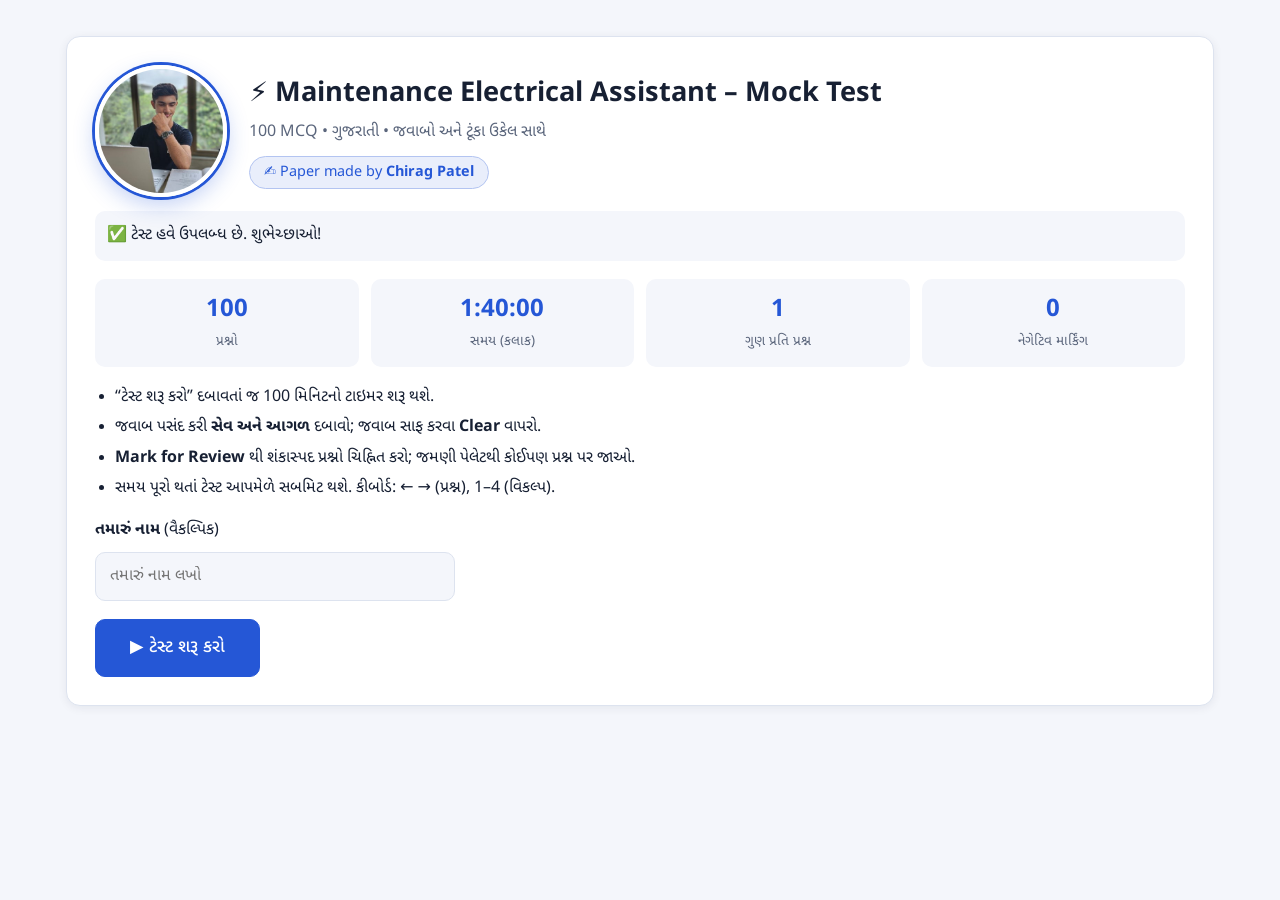
<file: index.html>
<!DOCTYPE html>
<html lang="gu"><head><meta charset="utf-8">
<meta name="viewport" content="width=device-width, initial-scale=1, viewport-fit=cover">
<title>Maintenance Electrical Assistant – Mock Test</title>
<link href="https://fonts.googleapis.com/css2?family=Noto+Sans+Gujarati:wght@400;500;700&display=swap" rel="stylesheet">
<style>
:root{color-scheme:light;--bg:#f4f6fb;--card:#fff;--tx:#172033;--mut:#5b667c;--bd:#dde3ef;--pri:#2557d6;--priT:#fff;--ok:#12805c;--okB:#dff5ec;--bad:#c62f3a;--badB:#fde6e8;--warn:#b26a00;--warnB:#fff1d6;--rev:#7c3aed;--revB:#efe6fd;--sh:0 2px 10px rgba(20,30,60,.07);box-sizing:border-box;padding-top:env(safe-area-inset-top,0px);padding-bottom:env(safe-area-inset-bottom,0px)}
*{box-sizing:border-box}html{scroll-padding-top:env(safe-area-inset-top,0px)}
body{margin:0;background:var(--bg);color:var(--tx);font-family:'Noto Sans Gujarati',system-ui,-apple-system,'Segoe UI',sans-serif;line-height:1.6}
button{font:inherit;cursor:pointer}
.hide{display:none!important}
.wrap{max-width:1180px;margin:0 auto;padding:16px}
.card{background:var(--card);border:1px solid var(--bd);border-radius:14px;box-shadow:var(--sh)}
.btn{border:1px solid var(--bd);background:var(--card);color:var(--tx);padding:10px 18px;border-radius:10px;font-weight:500;transition:.15s}
.btn:hover{border-color:var(--pri)}.btn:disabled{opacity:.45;cursor:not-allowed}
.btn.pri{background:var(--pri);color:var(--priT);border-color:var(--pri)}
.btn.rev{background:var(--revB);color:var(--rev);border-color:var(--rev)}
.btn.bad{color:var(--bad);border-color:var(--bad)}
.btn.big{padding:14px 34px;font-size:1.1rem}
/* start */
#start .card{padding:28px;margin-top:20px}
#start h1{margin:0 0 4px;font-size:1.7rem}.sub{color:var(--mut);margin:0 0 18px}
.stats{display:grid;grid-template-columns:repeat(auto-fit,minmax(130px,1fr));gap:12px;margin:18px 0}
.stat{background:var(--bg);border-radius:10px;padding:12px;text-align:center}.stat b{display:block;font-size:1.5rem;color:var(--pri)}.stat span{color:var(--mut);font-size:.85rem}
#start ul{padding-left:20px;color:var(--tx)}#start li{margin:5px 0}
input#nm{width:100%;max-width:360px;padding:11px 14px;border:1px solid var(--bd);border-radius:10px;background:var(--bg);color:var(--tx);font:inherit;margin:8px 0 18px}
/* test */
.top{position:sticky;top:env(safe-area-inset-top,0px);z-index:5;background:var(--card);border-bottom:1px solid var(--bd);display:flex;align-items:center;justify-content:space-between;gap:10px;padding:10px 16px;flex-wrap:wrap}
.top h2{margin:0;font-size:1rem}
.timer{font-variant-numeric:tabular-nums;font-weight:700;font-size:1.3rem;padding:6px 16px;border-radius:10px;background:var(--okB);color:var(--ok)}
.timer.low{background:var(--warnB);color:var(--warn)}.timer.crit{background:var(--badB);color:var(--bad);animation:bl 1s infinite}
@keyframes bl{50%{opacity:.55}}
.layout{display:grid;grid-template-columns:1fr 310px;gap:16px;margin-top:16px}
@media(max-width:860px){.layout{grid-template-columns:1fr}}
.q{padding:22px}.qh{display:flex;justify-content:space-between;color:var(--mut);font-size:.9rem;margin-bottom:10px}
.qt{font-size:1.15rem;font-weight:500;margin:0 0 16px;white-space:pre-line}
.opt{display:flex;gap:12px;align-items:flex-start;width:100%;text-align:left;padding:13px 14px;margin:9px 0;border:1.5px solid var(--bd);border-radius:11px;background:var(--card);color:var(--tx)}
.opt:hover{border-color:var(--pri)}
.opt .k{flex:none;width:30px;height:30px;border-radius:50%;border:1.5px solid var(--bd);display:grid;place-items:center;font-weight:700;font-size:.9rem}
.opt.sel{border-color:var(--pri);background:color-mix(in srgb,var(--pri) 10%,var(--card))}.opt.sel .k{background:var(--pri);color:var(--priT);border-color:var(--pri)}
.opt.ok{border-color:var(--ok);background:var(--okB)}.opt.ok .k{background:var(--ok);color:var(--priT);border-color:var(--ok)}
.opt.no{border-color:var(--bad);background:var(--badB)}.opt.no .k{background:var(--bad);color:var(--priT);border-color:var(--bad)}
.acts{display:flex;flex-wrap:wrap;gap:10px;margin-top:18px;padding-top:16px;border-top:1px solid var(--bd)}.acts .sp{flex:1}
.pal{padding:16px;align-self:start;position:sticky;top:calc(70px + env(safe-area-inset-top,0px))}
.pal h3{margin:0 0 10px;font-size:1rem}
.grid{display:grid;grid-template-columns:repeat(5,1fr);gap:7px}
.n{aspect-ratio:1;border:1.5px solid var(--bd);border-radius:9px;background:var(--card);color:var(--tx);font-weight:600;font-size:.9rem;padding:0}
.n.ans{background:var(--ok);color:var(--priT);border-color:var(--ok)}.n.seen{background:var(--badB);border-color:var(--bad);color:var(--bad)}
.n.mk{background:var(--rev);color:var(--priT);border-color:var(--rev)}.n.cur{outline:3px solid var(--pri);outline-offset:1px}
.n.c{background:var(--ok);color:var(--priT);border-color:var(--ok)}.n.w{background:var(--bad);color:var(--priT);border-color:var(--bad)}.n.s{background:var(--bg);color:var(--mut)}
.leg{display:flex;flex-wrap:wrap;gap:8px 14px;margin:14px 0;font-size:.8rem;color:var(--mut)}.leg i{display:inline-block;width:12px;height:12px;border-radius:3px;margin-right:5px;vertical-align:-1px;border:1.5px solid var(--bd)}
/* modal */
.ov{position:fixed;inset:0;background:rgba(5,10,25,.6);display:grid;place-items:center;z-index:20;padding:16px}
.md{padding:24px;max-width:440px;width:100%}.md h3{margin:0 0 8px}.md .r{display:flex;justify-content:flex-end;gap:10px;margin-top:18px}
.sum{display:grid;grid-template-columns:1fr 1fr;gap:6px 12px;margin:12px 0}.sum span{color:var(--mut)}
/* result */
.hero{padding:26px;display:flex;gap:28px;align-items:center;flex-wrap:wrap;margin-top:16px}
.ring{--p:0;width:150px;height:150px;border-radius:50%;background:conic-gradient(var(--ok) calc(var(--p)*1%),var(--bd) 0);display:grid;place-items:center}
.ring div{width:118px;height:118px;border-radius:50%;background:var(--card);display:grid;place-items:center;text-align:center;line-height:1.15}.ring b{font-size:2rem}.ring small{color:var(--mut)}
.kp{display:grid;grid-template-columns:repeat(auto-fit,minmax(120px,1fr));gap:12px;flex:1;min-width:260px}
.kp .stat b{color:var(--tx)}.kp .g b{color:var(--ok)}.kp .r b{color:var(--bad)}.kp .y b{color:var(--warn)}
.sec{padding:20px;margin-top:16px}.sec h3{margin:0 0 12px}
.bars{display:grid;gap:12px}.bar .l{display:flex;justify-content:space-between;font-size:.9rem;margin-bottom:4px}.tr{height:12px;border-radius:8px;background:var(--bd);overflow:hidden}.tr i{display:block;height:100%}
.tabs{display:flex;gap:8px;flex-wrap:wrap;margin-bottom:14px}.tabs .btn.on{background:var(--pri);color:var(--priT);border-color:var(--pri)}
.rq{padding:18px;margin-bottom:14px}.rq .qt{font-size:1.05rem}
.tag{display:inline-block;padding:2px 10px;border-radius:20px;font-size:.8rem;font-weight:600;margin-left:8px}.tag.c{background:var(--okB);color:var(--ok)}.tag.w{background:var(--badB);color:var(--bad)}.tag.s{background:var(--warnB);color:var(--warn)}
.note{background:var(--warnB);color:var(--warn);padding:10px 14px;border-radius:10px;font-size:.9rem;margin-top:8px}
.opt.static{cursor:default}
.brand{display:flex;gap:22px;align-items:center;flex-wrap:wrap;margin-bottom:6px}
.brand h1{margin:0 0 4px!important}.brand .sub{margin:0 0 10px!important}
.av{width:132px;height:132px;border-radius:50%;object-fit:cover;border:4px solid var(--card);box-shadow:0 0 0 3px var(--pri),0 8px 22px rgba(37,87,214,.28);flex:none}
.by{display:inline-block;background:color-mix(in srgb,var(--pri) 10%,var(--card));color:var(--pri);border:1px solid color-mix(in srgb,var(--pri) 35%,var(--card));padding:4px 14px;border-radius:999px;font-size:.9rem}
.cred{position:absolute;top:12px;right:16px;display:flex;align-items:center;gap:8px;color:var(--mut);font-size:.85rem}
.cred img{width:34px;height:34px;border-radius:50%;object-fit:cover;box-shadow:0 0 0 2px var(--pri)}
@media(max-width:560px){.brand{justify-content:center;text-align:center}.cred{position:static;width:100%;justify-content:flex-end}}
</style></head><body>

<section id="start" class="wrap"><div class="card">
<div class="brand"><img class="av" src="[data-uri]" alt="Chirag Patel"><div><h1>⚡ Maintenance Electrical Assistant – Mock Test</h1><p class="sub">100 MCQ • ગુજરાતી • જવાબો અને ટૂંકા ઉકેલ સાથે</p><span class="by">✍️ Paper made by <b>Chirag Patel</b></span></div></div>
<div id="avail" class="stat" style="margin:14px 0;text-align:left"></div>
<div class="stats"><div class="stat"><b>100</b><span>પ્રશ્નો</span></div><div class="stat"><b>1:40:00</b><span>સમય (કલાક)</span></div><div class="stat"><b>1</b><span>ગુણ પ્રતિ પ્રશ્ન</span></div><div class="stat"><b>0</b><span>નેગેટિવ માર્કિંગ</span></div></div>
<ul>
<li>“ટેસ્ટ શરૂ કરો” દબાવતાં જ 100 મિનિટનો ટાઇમર શરૂ થશે.</li>
<li>જવાબ પસંદ કરી <b>સેવ અને આગળ</b> દબાવો; જવાબ સાફ કરવા <b>Clear</b> વાપરો.</li>
<li><b>Mark for Review</b> થી શંકાસ્પદ પ્રશ્નો ચિહ્નિત કરો; જમણી પેલેટથી કોઈપણ પ્રશ્ન પર જાઓ.</li>
<li>સમય પૂરો થતાં ટેસ્ટ આપમેળે સબમિટ થશે. કીબોર્ડ: ← → (પ્રશ્ન), 1–4 (વિકલ્પ).</li>
</ul>
<label for="nm"><b>તમારું નામ</b> (વૈકલ્પિક)</label><br>
<input id="nm" placeholder="તમારું નામ લખો" maxlength="40"><br>
<button class="btn pri big" id="go" disabled>▶ ટેસ્ટ શરૂ કરો</button>
</div></section>

<section id="test" class="hide">
<div class="top"><h2>Maintenance Electrical Assistant</h2><div class="timer" id="tm">01:40:00</div><button class="btn pri" id="sub">Submit Test</button></div>
<div class="wrap"><div class="layout">
<div class="card q" id="qc"></div>
<aside class="card pal"><h3>પ્રશ્ન પેલેટ</h3><div class="grid" id="pg"></div>
<div class="leg"><span><i style="background:var(--ok)"></i>જવાબ આપ્યો</span><span><i style="background:var(--badB);border-color:var(--bad)"></i>જવાબ નથી</span><span><i style="background:var(--rev)"></i>Review</span><span><i></i>ન જોયો</span></div>
<div class="sum" id="ps"></div></aside>
</div></div></section>

<section id="res" class="hide wrap"></section>
<div id="modal" class="ov hide"><div class="card md" id="mb"></div></div>

<script>
const RAW=`પ્રતિરોધનું SI એકમ શું છે?|વોલ્ટ|ઓહ્મ|વોટ|ફેરાડ|2|પ્રતિરોધ (R) નું એકમ ઓહ્મ (Ω) છે. વોલ્ટ=વોલ્ટેજ, વોટ=પાવર, ફેરાડ=કેપેસિટન્સ.
ટ્રાન્સફોર્મરમાં ઊર્જા સ્થાનાંતરણ કયા સિદ્ધાંત પર આધારિત છે?|ઇલેક્ટ્રોસ્ટેટિક ઇન્ડક્શન|ઇલેક્ટ્રોમેગ્નેટિક ઇન્ડક્શન|મ્યુચ્યુઅલ કેપેસિટન્સ|ડાયરેક્ટ કન્ડક્શન|2|બદલાતા ફ્લક્સથી બીજી કોઇલમાં EMF પ્રેરાય છે (ફેરાડેનો નિયમ) – મ્યુચ્યુઅલ ઇન્ડક્શન.
Direct Measurement Methodનું ઉદાહરણ કયું છે?|વર્નિયર દ્વારા લંબાઈ માપવી|મલ્ટિમીટર વડે વોલ્ટેજ અને કરંટ માપવો|વ્હીટસ્ટોન બ્રિજ વડે પ્રતિરોધ માપવો|CRO વડે તરંગાકૃતિનું વિશ્લેષણ કરવું|1|રાશિને સીધી પ્રમાણિત માપપટ્ટી/સાધન સાથે સરખાવવી એ ડાયરેક્ટ મેથડ છે; આપેલ ચાવી મુજબ વર્નિયર.
ડિજિટલ મલ્ટિમીટરનો મુખ્ય લાભ શું છે?|ઓછી ચોકસાઈ|વધુ ચોકસાઈ અને સરળ વાંચન|વધુ વીજ વપરાશ|માત્ર AC માપે છે|2|ડિજિટલ ડિસ્પ્લેથી સીધું આંકડાકીય વાંચન મળે છે, parallax error નથી, ચોકસાઈ વધુ.
અર્થિંગનો મુખ્ય હેતુ શું છે?|વોલ્ટેજ વધારવો|કરંટ ઘટાડવો|વીજ આંચકાથી સુરક્ષા આપવી|શક્તિ વધારવી|3|લીકેજ/ફોલ્ટ કરંટને ધરતીમાં વાળી માણસ અને સાધનને સુરક્ષિત રાખે છે.
Moving Iron Instrument દ્વારા કયા પ્રકારનો કરંટ માપી શકાય છે?|માત્ર AC|માત્ર DC|AC અને DC બંને|માત્ર RF સિગ્નલ|3|MI સાધનનું ડિફ્લેક્શન I² ના પ્રમાણમાં હોવાથી ધ્રુવીયતા પર આધારિત નથી – AC અને DC બંને માપે.
અલ્ટરનેટરનું પાવર ફેક્ટર સુધારવા માટે શું વપરાય છે?|ઇન્ડક્ટર|રેઝિસ્ટર|કેપેસિટર|ટ્રાન્સફોર્મર|3|ઇન્ડક્ટિવ લોડનો લેગિંગ કરંટ કેપેસિટર (લીડિંગ કરંટ) વડે સરભર થાય છે.
ટ્રાન્સફોર્મરમાં કોર લોસ મુખ્યત્વે કયા કારણે થાય છે?|કોપર લોસ|મિકેનિકલ ઘર્ષણ|એડી કરંટ લોસ અને હિસ્ટેરિસિસ લોસ|લોડ રેઝિસ્ટન્સ|3|કોર લોસ = એડી કરંટ + હિસ્ટેરિસિસ લોસ (લોડથી સ્વતંત્ર). કોપર લોસ વાઇન્ડિંગમાં થાય.
સ્ટ્રીટ લાઇટિંગમાં સામાન્ય રીતે કયું કનેક્શન ઉપયોગમાં લેવાય છે?|સીરિઝ કનેક્શન|પેરેલલ કનેક્શન|મિક્સ કનેક્શન|ઓપન સર્કિટ|2|પેરેલલમાં દરેક લાઇટને પૂરો વોલ્ટેજ મળે અને એક બળે તો બીજી ચાલુ રહે.
જો રેઝિસ્ટન્સ સ્થિર રહે અને કરંટ બમણો થાય, તો વોલ્ટેજ શું થશે?|એ જ રહેશે|બમણું થશે|અડધું થશે|શૂન્ય થશે|2|V = IR; R સ્થિર, I બમણો ⇒ V બમણો.
ઘરેલું વાયરિંગમાં ડિસ્ટ્રિબ્યુશન બોર્ડમાં MCB સાથે કયું ઉપકરણ સામાન્ય રીતે લગાવવામાં આવે છે?|ટ્રાન્સફોર્મર|RCCB|ઇન્ડક્ટર|કેપેસિટર|2|MCB ઓવરલોડ/શોર્ટ સામે, RCCB અર્થ લીકેજ સામે રક્ષણ આપે છે.
Star-Delta Starterનો મુખ્ય હેતુ શું છે?|ગતિ વધારવી|પ્રારંભિક કરંટ ઘટાડવો|વોલ્ટેજ વધારવું|આવર્તન વધારવી|2|સ્ટાર માં ફેઝ વોલ્ટેજ 1/√3 થતાં સ્ટાર્ટિંગ કરંટ DOLના લગભગ 1/3 થાય.
એક Resistive Heater 1.5 kW પાવર વાપરે છે. જો તે 4 કલાક ચાલે, તો ઊર્જા વપરાશ કેટલો થશે?|8 kWh|6 kWh|3.8 kWh|4 kWh|2|E = P × t = 1.5 × 4 = 6 kWh.
ડી.સી. મોટરમાં એડજસ્ટેબલ રેઝિસ્ટન્સનું મુખ્ય કાર્ય શું છે?|ઘર્ષણ ઘટાડવું|કુલિંગ સિસ્ટમ|ફિલ્ડ કરંટ ઘટાડવો|લુબ્રિકેશન|3|ફિલ્ડ રિઓસ્ટેટ ફિલ્ડ કરંટ બદલી ફ્લક્સ/સ્પીડ નિયંત્રિત કરે (આપેલ ચાવી મુજબ).
સર્કિટ બ્રેકર ક્યારે ઓપરેટ થાય છે?|ફોલ્ટ કન્ડિશનમાં|નોર્મલ લોડ કન્ડિશનમાં|નો-લોડ કન્ડિશનમાં|ફ્રિક્વન્સી બદલવામાં|1|ફોલ્ટ (ઓવરકરંટ/શોર્ટ) થતાં રિલે સિગ્નલથી બ્રેકર ટ્રિપ થઈ સર્કિટ તોડે છે.
મ્યુનિસિપલ કોર્પોરેશનની આવકનો મુખ્ય સ્ત્રોત કયો છે?|આવકવેરો|મિલકત વેરો (Property Tax)|GST|કસ્ટમ ડ્યુટી|2|સ્થાનિક સંસ્થાની મુખ્ય આવક મિલકત વેરો છે; આવકવેરો/GST/કસ્ટમ કેન્દ્ર-રાજ્યને મળે.
લાઇટનિંગ એરેસ્ટરનો મુખ્ય હેતુ શું છે?|વોલ્ટેજ રેગ્યુલેશન|ઓવરવોલ્ટેજ પ્રોટેક્શન|ફ્રિક્વન્સી કંટ્રોલ|કરંટ માપવું|2|વીજળી/સ્વિચિંગ સર્જને ધરતીમાં વાળી સાધનોને ઓવરવોલ્ટેજથી બચાવે.
વિદ્યુત ઊર્જાનું સૂત્ર કયું છે?|E = Pt|E = IR|E = V/R|E = I²|1|ઊર્જા = પાવર × સમય.
ડી.સી. મોટરના પેરેલલ ઓપરેશન માટે જરૂરી મુખ્ય શરત કઈ છે?|સમાન વોલ્ટેજ, ફ્રિક્વન્સી અને ફેઝ સિક્વન્સ|સમાન ઘર્ષણ પ્રકાર|સમાન કુલિંગ સિસ્ટમ|સમાન kVA રેટિંગ|1|આપેલ ચાવી મુજબ A. (નોંધ: ફ્રિક્વન્સી/ફેઝ સિક્વન્સ ખરેખર અલ્ટરનેટરના પેરેલલ ઓપરેશનની શરતો છે.)
DOL Starterમાં Overload Relayનું કાર્ય શું છે?|વોલ્ટેજ વધારવું|મોટરને ઓવરલોડથી સુરક્ષા આપવી|ગતિ વધારવી|આવર્તન નિયંત્રિત કરવું|2|વધુ કરંટ લાંબો સમય રહે તો રિલે ટ્રિપ થઈ મોટરને બળતી બચાવે.
કયા કેબલનો ઉપયોગ RF સિગ્નલ માટે થાય છે?|PVC Cable|Coaxial Cable|VIR Cable|TRS Cable|2|કોએક્સિયલ કેબલ શિલ્ડેડ હોવાથી હાઈ-ફ્રિક્વન્સી/RF સિગ્નલ માટે યોગ્ય.
એક નોડમાં ત્રણ કરંટ પ્રવેશે છે: 2 A, 3 A અને X. જો બહાર નીકળતો કરંટ 6 A હોય, તો X કેટલો હશે?|1 A|2 A|3 A|6 A|1|KCL: અંદર = બહાર ⇒ 2+3+X = 6 ⇒ X = 1 A.
અલ્ટરનેટરની ફ્રિક્વન્સી કયા પર આધારિત છે?|સ્પીડ અને પોલની સંખ્યા પર|વોલ્ટેજ પર|કરંટ પર|રેઝિસ્ટન્સ પર|1|f = P·N/120.
ડી.સી. મોટરમાં પ્રારંભિક કરંટ નિયંત્રિત કરવા માટે શું વપરાય છે?|સ્ટેપ બેરિંગ|કંટ્રોલ રેઝિસ્ટન્સ|ગ્રીસ બેરિંગ|વોટર બેરિંગ|2|સ્ટાર્ટિંગમાં Eb=0 હોવાથી કરંટ ખૂબ વધે; સ્ટાર્ટર રેઝિસ્ટન્સ શ્રેણીમાં જોડી મર્યાદિત કરાય.
ફ્યુઝ વાયર સામાન્ય રીતે કયા ધાતુથી બનેલો હોય છે?|એલ્યુમિનિયમ|સ્ટીલ|ટીન-લેડ એલોય|કોપર|3|ટીન-લેડ એલોયનું ગલનબિંદુ નીચું હોવાથી વધુ કરંટે ઝડપથી ઓગળે.
એક 400 V મોટરનું ફુલ-લોડ કરંટ 60 A છે. જો હાલ કરંટ 30 A હોય, તો મોટરની સ્થિતિ શું કહેવાય?|નોર્મલ|ઓવરલોડ|અન્ડરલોડ|કંટ્રોલ અન્ડરલોડિંગ|2|આપેલ ચાવી B છે. ⚠ નોંધ: 30 A < 60 A ફુલ-લોડ, એટલે તકનીકી રીતે અન્ડરલોડ (C) વધુ સાચું લાગે.
શક્તિ ગુણાંક (Power Factor) = 1 હોય ત્યારે સર્કિટ કેવી હોય છે?|સંપૂર્ણ પ્રતિરોધક|સંપૂર્ણ ઇન્ડક્ટિવ|સંપૂર્ણ કેપેસિટિવ|મિશ્રિત|1|PF = cosφ = 1 ⇒ φ = 0°, કરંટ-વોલ્ટેજ સમકક્ષ ⇒ શુદ્ધ રેઝિસ્ટિવ.
વિદ્યુત અકસ્માત ટાળવા માટે સૌપ્રથમ શું કરવું જોઈએ?|વાયરને સ્પર્શ કરવો|મુખ્ય વીજ પુરવઠો બંધ કરવો|ફ્યુઝ બદલવો|મોટર ખોલવી|2|કામ પહેલાં સપ્લાય બંધ (isolate) કરવો એ પ્રથમ સુરક્ષા પગલું.
શન્ટનો ઉપયોગ મુખ્યત્વે શા માટે થાય છે?|વોલ્ટમીટરની રેન્જ વધારવા|એમીટરની રેન્જ વધારવા|વોટમીટરની ચોકસાઈ વધારવા|આવર્તન માપવા|2|શન્ટ (ઓછો R) એમીટરને સમાંતર જોડાય, વધારાનો કરંટ વાળે ⇒ રેન્જ વધે. (વોલ્ટમીટર માટે મલ્ટિપ્લાયર.)
ઇન્સ્યુલેટેડ સાધનોનો ઉપયોગ શા માટે કરવામાં આવે છે?|ઝડપ વધારવા|વીજ આંચકાથી બચવા|વજન ઘટાડવા|ખર્ચ ઘટાડવા|2|ઇન્સ્યુલેશન હાથ અને જીવંત ભાગ વચ્ચે અવરોધ બને છે.
વિદ્યુત શક્તિ માપવાનું સૂત્ર કયું છે?|P = VI|P = V/I|P = I/R|P = VR|1|DC પાવર P = V × I (= I²R = V²/R).
Star-Delta Starter સામાન્ય રીતે કયા પ્રકારના મોટર માટે વપરાય છે?|Single Phase Motor|Slip Ring Motor|Three Phase Squirrel Cage Induction Motor|Universal Motor|3|સ્ટેટરના 6 ટર્મિનલ બહાર હોય તેવી 3-ફેઝ સ્ક્વિરલ કેજ મોટરમાં વપરાય.
કિર્ચોફનો પ્રવાહ નિયમ (KCL) કયા સિદ્ધાંત પર આધારિત છે?|ઊર્જા સંરક્ષણ|વોલ્ટેજ સંરક્ષણ|પાવર સંરક્ષણ|વિદ્યુતભાર સંરક્ષણ|4|નોડમાં ચાર્જ જમા થતો નથી ⇒ અંદર આવતો = બહાર જતો કરંટ. (KVL ઊર્જા સંરક્ષણ પર.)
LOTO (Lock Out Tag Out) પ્રક્રિયાનો મુખ્ય હેતુ શું છે?|મશીનની ઝડપ વધારવી|જાળવણી દરમિયાન અકસ્માત અટકાવવો|વીજળી બચાવવી|ઉત્પાદન વધારવું|2|મેઇન્ટેનન્સ વખતે મશીન અચાનક ચાલુ ન થાય તે માટે લોક અને ટેગ લગાવાય.
ઇન્ડસ્ટ્રિયલ વાયરિંગમાં કેબલ ટ્રેનો ઉપયોગ શા માટે થાય છે?|કેબલને સપોર્ટ અને વ્યવસ્થિત રાખવા|વોલ્ટેજ નિયંત્રણ કરવા|ફ્રિક્વન્સી બદલવા|પાવર ફેક્ટર સુધારવા|1|કેબલ ટ્રે કેબલનો ભાર ઝીલે, ગોઠવણી અને ઠંડક આપે.
ઓહ્મનો નિયમ કોના સંબંધને દર્શાવે છે?|શક્તિ અને ઊર્જા|વોલ્ટેજ, કરંટ અને પ્રતિરોધ|આવર્તન અને સમય|ચાર્જ અને દબાણ|2|V = IR (તાપમાન સ્થિર હોય ત્યારે).
મોટર પ્રિવેન્ટિવ મેઇન્ટેનન્સમાં બેરિંગ ફેરવવા અથવા ચકાસવા માટે શું જરૂરી છે?|વોલ્ટેજ રેગ્યુલેશન|યોગ્ય લુબ્રિકેશન|ફ્રિક્વન્સી કંટ્રોલ|લોડ ઘટાડવો|2|યોગ્ય ગ્રીસ/ઓઇલ ઘસારો અને ગરમી ઘટાડી બેરિંગની આવરદા વધારે.
વોલ્ટમીટરનું આંતરિક પ્રતિરોધ કેવું હોવું જોઈએ?|ખૂબ ઓછું|ખૂબ વધારે|શૂન્ય|મધ્યમ|2|સમાંતર જોડાતું હોવાથી સર્કિટમાંથી ઓછો કરંટ ખેંચે તે માટે R ખૂબ ઊંચો.
Multiplierનો ઉપયોગ કયા સાધનમાં થાય છે?|એમીટર|વોલ્ટમીટર|વોટમીટર|મલ્ટિમીટર|2|વોલ્ટમીટર સાથે શ્રેણીમાં ઊંચો R જોડી વોલ્ટેજ રેન્જ વધારાય.
Holding Contactનો ઉપયોગ શા માટે થાય છે?|રિલે બંધ કરવા|Start Push Button છોડ્યા પછી પણ Contactor ON રાખવા|ફ્યુઝ બચાવવા|મોટરની ગતિ ઘટાડવા|2|Contactorનો NO ઓક્ઝિલરી સંપર્ક Start બટનને સમાંતર હોઈ સીલ-ઇન (latch) કરે.
RCCBનું મુખ્ય કાર્ય શું છે?|વોલ્ટેજ નિયંત્રિત કરવું|અર્થ લીકેજથી સુરક્ષા આપવી|કરંટ વધારવો|શક્તિ વધારવી|2|ફેઝ અને ન્યુટ્રલ કરંટનો તફાવત (લીકેજ) મિલીએમ્પ સ્તરે ઓળખી ટ્રિપ થાય.
પ્લેટ અર્થિંગ માટે પ્લેટ સામાન્ય રીતે કયા મટિરિયલની બનેલી હોય છે?|એલ્યુમિનિયમ|કોપર અથવા ગેલ્વેનાઇઝ્ડ આયર્ન|લેડ|સિલ્વર|2|કોપર (કે GI) પ્લેટ જમીનમાં દાટાય – સારી વાહકતા અને કાટ-પ્રતિકાર.
વીજ આગ બુઝાવવા માટે કયા પ્રકારનું અગ્નિશામક યોગ્ય છે?|પાણી|CO₂ અગ્નિશામક|રેતી|ફોમ|2|CO₂ બિન-વાહક છે અને અવશેષ છોડતું નથી; પાણી/ફોમ વાહક હોવાથી જોખમી.
ઊર્જા વપરાશ માપવા માટે કયું સાધન વપરાય છે?|વોલ્ટમીટર|એમીટર|એનર્જી મીટર|ઓહ્મમીટર|3|એનર્જી મીટર kWh માં ઊર્જા નોંધે છે.
Star-Delta Starterમાં Timerનો ઉપયોગ શા માટે થાય છે?|ગતિ વધારવા|Starથી Deltaમાં આપમેળે બદલવા|કરંટ માપવા|વોલ્ટેજ ઘટાડવા|2|સેટ સમય (મોટર સ્પીડ પકડે) પછી ટાઇમર સ્ટારથી ડેલ્ટા ચેન્જઓવર કરે.
મ્યુનિસિપલ કોર્પોરેશનનું મુખ્ય કાર્ય શું છે?|રાજ્યનું શાસન|સ્થાનિક સ્વરાજ્ય અને નાગરિક સેવાઓ પૂરી પાડવી|સંસદ ચલાવવી|ન્યાય આપવો|2|શહેરમાં પાણી, સફાઈ, રસ્તા, સ્ટ્રીટ લાઇટ જેવી સેવાઓ આપવી.
અર્થિંગ સિસ્ટમમાં 'ટચ પોટેન્શિયલ' શું દર્શાવે છે?|બે ફેઝ વચ્ચેનું વોલ્ટેજ|બે કન્ડક્ટર વચ્ચેનું વોલ્ટેજ|હાથ અને ગ્રાઉન્ડ વચ્ચેનું વોલ્ટેજ|બે ટ્રાન્સફોર્મર વચ્ચેનું વોલ્ટેજ|3|ફોલ્ટ વખતે ઉપકરણને સ્પર્શતા હાથ અને પગ/જમીન વચ્ચે લાગતો વોલ્ટેજ.
ડિસ્ટ્રિબ્યુશન ટ્રાન્સફોર્મરમાં સામાન્ય રીતે કયા પ્રકારનું ટ્રાન્સફોર્મર હોય છે?|સ્ટેપ-અપ ટ્રાન્સફોર્મર|આઇસોલેશન ટ્રાન્સફોર્મર|ઓટો ટ્રાન્સફોર્મર|સ્ટેપ-ડાઉન ટ્રાન્સફોર્મર|4|ડિસ્ટ્રિબ્યુશનમાં 11 kV/22 kV ને 415/230 V માં ઉતારાય ⇒ સ્ટેપ-ડાઉન.
જો 230 V સપ્લાયમાં વ્યક્તિને વીજ આંચકો લાગે તો પ્રથમ સહાય શું છે?|પાણી રેડવું|લાકડાના અથવા ઇન્સ્યુલેટેડ સાધનથી વ્યક્તિને અલગ કરવી|ધક્કો મારવો|કપડાં ખેંચવા|2|પહેલા સપ્લાય બંધ કરો, ન થાય તો બિન-વાહક (લાકડું/ઇન્સ્યુલેટેડ) સાધનથી છૂટો પાડો; સીધો સ્પર્શ ન કરો.
DOL Starter મુખ્યત્વે કયા મોટર માટે વપરાય છે?|મોટા ઇન્ડક્શન મોટર|નાના સાઇઝના ઇન્ડક્શન મોટર|DC મોટર|સર્વો મોટર|2|DOLમાં સ્ટાર્ટિંગ કરંટ 6–8 ગણો હોવાથી માત્ર નાની મોટર માટે.
હિસ્ટેરિસિસ નુકસાન ઘટાડવા માટે ટ્રાન્સફોર્મર કોર કયા મટિરિયલથી બનાવવામાં આવે છે?|હાઈ રેઝિસ્ટન્સ વાઇન્ડિંગ|લેમિનેટેડ કોર|સિલિકોન સ્ટીલ કોર|ફ્રિક્વન્સી વધારવી|3|સિલિકોન સ્ટીલનો હિસ્ટેરિસિસ લૂપ નાનો ⇒ ઓછો લોસ. (લેમિનેશન એડી કરંટ ઘટાડે.)
DC જનરેટરમાં ઉત્પન્ન થતો Induced EMF કયા નિયમ પર આધારિત છે?|કિર્ચોફનો નિયમ|લેન્ઝનો નિયમ|ઓહ્મનો નિયમ|ફેરાડેનો વિદ્યુતચુંબકીય પ્રેરણાનો નિયમ|4|e = −dΦ/dt; કન્ડક્ટર ફ્લક્સ કાપે ત્યારે EMF પ્રેરાય.
મલ્ટિમીટર વડે શું માપી શકાય?|માત્ર વોલ્ટેજ|માત્ર કરંટ|માત્ર પ્રતિરોધ|વોલ્ટેજ, કરંટ અને પ્રતિરોધ|4|મલ્ટિમીટર = V, I, R (AVO મીટર) માપે.
ટ્રાન્સફોર્મરમાં ઓઇલની એસિડિટી વધારે હોય, તો શું અસર થાય છે?|ઇન્સ્યુલેશન ખરાબ થાય|કાર્યક્ષમતા વધે|કુલિંગ સુધરે|વોલ્ટેજ રેગ્યુલેશન સારું થાય|1|એસિડ/સ્લજ ઇન્સ્યુલેશન અને વાઇન્ડિંગને નુકસાન કરે.
Star-Delta Starterમાં Delta Contactors કેટલા હોય છે?|1|2|3|4|3|આપેલ ચાવી C. ⚠ નોંધ: સામાન્ય રીતે Main, Star, Delta – એમ 3 કોન્ટેક્ટર હોય, Delta contactor 1 હોય.
DC મોટરમાં ટોર્ક કોના પર આધારિત છે?|વોલ્ટેજ પર|કરંટ અને ફ્લક્સ પર|રેઝિસ્ટન્સ પર|સ્પીડ પર|2|T ∝ Φ·Ia.
અલ્ટરનેટરમાં આઇસોલેટર ક્યારે ઓપરેટ થાય છે?|લોડ સાથે|નો-લોડ કન્ડિશનમાં|ફોલ્ટ કન્ડિશન સમયે|ફ્રિક્વન્સી બદલવાના સમયે|2|આઇસોલેટર આર્ક-બુઝાવવાની ક્ષમતા વગરનું હોવાથી માત્ર નો-લોડ/ઓફ-લોડ ખોલાય.
ટ્રાન્સમિશન લાઇનમાં 'રેગ્યુલેશન ઇફેક્ટ' મુખ્યત્વે ક્યારે જોવા મળે છે?|હેવી લોડ કન્ડિશનમાં|નો-લોડ અથવા લાઇટ લોડ કન્ડિશનમાં|બેલેન્સ્ડ લોડ કન્ડિશનમાં|શોર્ટ કન્ડિશનમાં|2|આપેલ ચાવી મુજબ B (નો-લોડ/લાઇટ લોડે વોલ્ટેજ વધવાનો ફેરેન્ટી ઇફેક્ટ સંદર્ભ).
ઇલેક્ટ્રિકલ કામ દરમિયાન કયા સુરક્ષા સાધનોનો ઉપયોગ કરવો જોઈએ?|રબરના હાથમોજાં|કપાસના હાથમોજાં|ચામડાના હાથમોજાં|કોઈપણ હાથમોજાં|1|રબર (ઇન્સ્યુલેટિંગ) ગ્લોવ્ઝ વીજ આંચકાથી રક્ષણ આપે.
વોલ્ટમીટર પરિપથમાં કેવી રીતે જોડાય છે?|શ્રેણીમાં|સમાંતરમાં|ખુલ્લા પરિપથમાં|અર્થિંગ સાથે|2|વોલ્ટેજ બે બિંદુ વચ્ચે માપાય ⇒ સમાંતર; એમીટર શ્રેણીમાં.
વિદ્યુત ઊર્જા સામાન્ય રીતે કયા એકમમાં માપવામાં આવે છે?|kWh|વોલ્ટ|એમ્પિયર|ઓહ્મ|1|વ્યાવહારિક એકમ kWh (1 યુનિટ).
MCBનું પૂર્ણ સ્વરૂપ શું છે?|Main Circuit Board|Mini Circuit Breaker|Miniature Circuit Breaker|Main Control Breaker|3|MCB = Miniature Circuit Breaker.
સ્વિચગિયર સિસ્ટમમાં 'બસબાર'નું કાર્ય શું છે?|પાવર ફેક્ટર સુધારવું|વોલ્ટેજ નિયંત્રણ કરવું|ફ્રિક્વન્સી બદલવી|કરંટ વહન કરવો|4|બસબાર કોપર/એલ્યુમિનિયમની પટ્ટી છે જે ઘણા ફીડરો વચ્ચે કરંટ વહેંચે/વહન કરે.
પ્રિન્ટેડ પરિપથોમાં ઇન્સ્યુલેશન રેઝિસ્ટન્સ ટેસ્ટ કયા ઉપકરણથી કરવામાં આવે છે?|મલ્ટિમીટર|મેગર|એમીટર|વોલ્ટમીટર|2|મેગર (મેગોહ્મમીટર) ઊંચા DC વોલ્ટેજ (500 V/1 kV) આપી ઇન્સ્યુલેશન R માપે.
સ્ટ્રીટ લાઇટિંગમાં 'લક્સ' શું માપે છે?|વોલ્ટેજ|પાવર|કરંટ|પ્રકાશની તીવ્રતા|4|લક્સ = lumen/m² – સપાટી પરની પ્રકાશની તીવ્રતા (illuminance).
20 Ω પ્રતિરોધમાં 2 A પ્રવાહ વહેતો હોય તો શક્તિ કેટલી હશે?|20 W|40 W|80 W|100 W|3|P = I²R = 2² × 20 = 80 W.
Relay મુખ્યત્વે કયા સિદ્ધાંત પર કાર્ય કરે છે?|ઇલેક્ટ્રોમેગ્નેટિક સિદ્ધાંત|ગરમી|પ્રકાશ|દબાણ|1|કોઇલ ઊર્જિત થતાં ચુંબકીય બળથી આર્મેચર ખેંચાઈ સંપર્ક બદલે.
શોર્ટ સર્કિટિંગમાં ઇન્સ્યુલેશન ટેસ્ટ કયા ઉપકરણથી કરવામાં આવે છે?|એમીટર|મેગર|મલ્ટિમીટર|વોલ્ટમીટર|3|આપેલ ચાવી C. (શોર્ટ/કન્ટિન્યુઇટી ચકાસણી મલ્ટિમીટરથી; ઊંચા ઇન્સ્યુલેશન માટે મેગર.)
ટ્રાન્સમિશન લાઇનમાં 'સ્કિન ઇફેક્ટ' કયા પરિસ્થિતિમાં વધારે જોવા મળે છે?|લો ફ્રિક્વન્સી|હાઈ ફ્રિક્વન્સી|DC સપ્લાય|બેલેન્સ્ડ લોડ|2|ફ્રિક્વન્સી વધે તેમ AC કરંટ કન્ડક્ટરની સપાટી તરફ ખેંચાય; DCમાં નહીં.
1 kWh બરાબર કેટલા જૂલ થાય?|3.6 × 10⁶ J|360 J|3600 J|36,000 J|1|1 kWh = 1000 W × 3600 s = 3.6×10⁶ J.
આર્મેચર રિએક્શન સુધારવાનો મુખ્ય લાભ શું છે?|ઓછી કિંમત|ઊર્જા લોસમાં ઘટાડો અને સ્થિર કામગીરી|સરળ ઇન્સ્ટોલેશન|ઓછી જગ્યા|2|કમ્પેન્સેશન/ઇન્ટરપોલથી સ્પાર્કિંગ અને ફ્લક્સ વિકૃતિ ઘટે ⇒ સ્થિર કામગીરી.
100 V પરિપથમાં 5 A પ્રવાહ વહેતો હોય તો પ્રતિરોધ કેટલો હશે?|10 Ω|20 Ω|25 Ω|50 Ω|2|R = V/I = 100/5 = 20 Ω.
નીચેનામાંથી કયા પદાર્થની વિદ્યુત વાહકતા વધારે છે?|એલ્યુમિનિયમ|તાંબું|લોખંડ|સીસું|2|આપેલ વિકલ્પોમાં તાંબાનો વિશિષ્ટ અવરોધ સૌથી ઓછો ⇒ વાહકતા વધુ.
નીચેનામાંથી કયો વિષય GPMC Act હેઠળ આવે છે?|જાહેર આરોગ્ય, સફાઈ અને પાણી પુરવઠો|વિદેશી વેપાર|સંરક્ષણ સેવા|વ્યાજદર|1|GPMC Act મહાનગરપાલિકાની ફરજો – આરોગ્ય, સફાઈ, પાણી, રસ્તા વગેરે.
AC સર્કિટમાં ઇન્ડક્ટન્સ કરંટ વોલ્ટેજની સરખામણીમાં કેવી રીતે રહે છે?|આગળ રહે છે|પાછળ રહે છે (Lags)|સમાન રહે છે|શૂન્ય રહે છે|2|શુદ્ધ ઇન્ડક્ટરમાં કરંટ વોલ્ટેજથી 90° પાછળ (ELI). કેપેસિટરમાં આગળ (ICE).
PMMC Instrument મુખ્યત્વે કયા પ્રકારનો કરંટ માપે છે?|AC|DC|AC અને DC બંને|ત્રણ-ફેઝ AC|2|કાયમી ચુંબક હોવાથી ડિફ્લેક્શન કરંટની દિશા પર આધારિત ⇒ માત્ર DC.
ઘરેલું વાયરિંગમાં MCBનો મુખ્ય હેતુ શું છે?|વોલ્ટેજ નિયંત્રણ|ઓવરકરંટ પ્રોટેક્શન|ફ્રિક્વન્સી કંટ્રોલ|પાવર ફેક્ટર સુધારવું|2|MCB ઓવરલોડ અને શોર્ટ સર્કિટ (ઓવરકરંટ) સામે ટ્રિપ થાય.
અલ્ટરનેટર કયા પ્રકારની વિદ્યુત શક્તિ ઉત્પન્ન કરે છે?|DC પાવર|AC પાવર|મિશ્ર પાવર|કોઈ નહીં|2|અલ્ટરનેટર = AC જનરેટર.
ડી.સી. ઇન્ડક્શન મોટર સેલ્ફ સ્ટાર્ટ ન થવાનું મુખ્ય કારણ શું છે?|ઉચ્ચ સ્ટેટર રેઝિસ્ટન્સ પર|પલ્સેટિંગ ચુંબકીય ક્ષેત્ર|ઓછી ફ્રિક્વન્સી પર|ઉચ્ચ યાંત્રિક કરંટ પર|2|આપેલ ચાવી B. ⚠ નોંધ: સિંગલ-ફેઝ ઇન્ડક્શન મોટર પલ્સેટિંગ ફીલ્ડથી સેલ્ફ-સ્ટાર્ટ ન થાય; 'ડી.સી. ઇન્ડક્શન' શબ્દ ભૂલભર્યો જણાય.
Interlockingનો મુખ્ય હેતુ શું છે?|બે Contactorsને એકસાથે ON થવાથી અટકાવવું|કરંટ વધારવો|વોલ્ટેજ ઘટાડવું|મોટરની ગતિ વધારવી|1|જેમ કે સ્ટાર અને ડેલ્ટા એકસાથે ચાલુ થાય તો શોર્ટ સર્કિટ થાય – તે અટકાવે.
Control Circuit સામાન્ય રીતે કયા વોલ્ટેજ પર કાર્ય કરે છે?|Low Voltage|High Voltage|Extra High Voltage|Ultra High Voltage|1|કંટ્રોલ સર્કિટ સલામતી માટે લો વોલ્ટેજ (24 V/110 V/230 V) પર.
DC મોટરમાં બેક EMF ક્યારે ઉત્પન્ન થાય છે?|મોટર બંધ હોય ત્યારે|મોટર ચાલતી વખતે|મોટર ઓવરલોડ હોય ત્યારે|મોટર નો-લોડ પર હોય ત્યારે|2|આર્મેચર ફરે ત્યારે ફ્લક્સ કપાવાથી પ્રેરિત EMF સપ્લાયનો વિરોધ કરે (Eb ∝ N).
AC સર્કિટમાં ઇમ્પીડન્સ Z શું દર્શાવે છે?|માત્ર પ્રતિરોધ|માત્ર રિએક્ટન્સ|પ્રતિરોધ અને પ્રતિક્રિયાત્મક અવરોધનું સંયોજન|શક્તિ ગુણાંક|3|Z = √(R² + X²) – R અને Xનું સંયોજન.
જો પ્રતિરોધ બમણો થાય અને વોલ્ટેજ સ્થિર રહે તો પ્રવાહ શું થશે?|બમણો થશે|અડધો થશે|ચાર ગણો થશે|બદલાશે નહીં|2|I = V/R ⇒ R બમણો તો I અડધો.
બ્રેકડાઉન મેઇન્ટેનન્સની મુખ્ય ખામી શું છે?|ઓછો ખર્ચ|સરળ પ્લાનિંગ|વધુ ડાઉનટાઇમ|વધુ વિશ્વસનીયતા|3|ખરાબી થયા પછી સમારકામ થાય ⇒ અચાનક બંધ પડવું, ઉત્પાદન નુકસાન, વધુ ડાઉનટાઇમ.
એમીટરનું આંતરિક પ્રતિરોધ કેવું હોવું જોઈએ?|ખૂબ વધારે|ખૂબ ઓછું|અનંત|મધ્યમ|2|શ્રેણીમાં જોડાતું હોવાથી સર્કિટનો કરંટ ન બદલે તે માટે R ખૂબ ઓછો (આદર્શ 0).
શોર્ટ સર્કિટ થતા મુખ્યત્વે શું થાય છે?|કરંટ વધે|વોલ્ટેજ વધે|ફ્રિક્વન્સી ઘટે|રેઝિસ્ટન્સ વધે|1|R લગભગ શૂન્ય ⇒ I = V/R અત્યંત વધે.
મ્યુનિસિપલ કોર્પોરેશનનો મુખ્ય વહીવટી અધિકારી કોણ છે?|મેયર|મ્યુનિસિપલ કમિશનર|કલેક્ટર|મુખ્યમંત્રી|2|કમિશનર વહીવટી વડા; મેયર ચૂંટાયેલા પ્રતિનિધિ/નાગરિક વડા.
કેબલ ફોલ્ટ ટેસ્ટમાં 'મેગર'નો ઉપયોગ શા માટે થાય છે?|ઇન્સ્યુલેશન ચકાસવા|વોલ્ટેજ માપવા|કરંટ માપવા|ઇમ્પીડન્સ રેઝિસ્ટન્સ માપવા|1|મેગર ઊંચા DC વોલ્ટેજથી ઇન્સ્યુલેશન રેઝિસ્ટન્સ ચકાસે.
GPMCનું સંપૂર્ણ નામ શું છે?|Gujarat Public Municipal Council|Gujarat Provincial Municipal Corporations Act|Gujarat Panchayat Municipal Code|Gujarat Public Management Committee|2|GPMC = Gujarat Provincial Municipal Corporations Act, 1949.
AC સર્કિટમાં V = 230 V, I = 10 A અને PF = 0.9 હોય, તો Real Power કેટલી?|1800 W|2070 W|2300 W|2400 W|2|P = VI cosφ = 230 × 10 × 0.9 = 2070 W.
NC Contactનો અર્થ શું છે?|Normally Connected|Normally Closed|Neutral Closed|New Contact|2|NC = Normally Closed (સામાન્ય સ્થિતિમાં બંધ સંપર્ક); NO = Normally Open.
ઊર્જાનું SI એકમ શું છે?|વોટ|જૂલ|એમ્પિયર|વોલ્ટ|2|ઊર્જાનું SI એકમ જૂલ; વોટ = પાવર (J/s).
500 W ઉપકરણ 4 કલાક ચાલે તો કેટલો ઊર્જા વપરાશ થશે?|0.5 kWh|1 kWh|2 kWh|4 kWh|3|E = 0.5 kW × 4 h = 2 kWh.
સ્ટ્રીટ લાઇટિંગમાં વીજ બચત માટે કયું ઉપકરણ વપરાય છે?|કેપેસિટર|ટ્રાન્સફોર્મર|સ્માર્ટ સ્વિચ|ઓવરલોડ રિલે|3|સ્માર્ટ સ્વિચ/ટાઇમર/LDR જરૂર મુજબ લાઇટ ચાલુ-બંધ કરી ઊર્જા બચાવે.
ઓપરેટર રિલેનું મુખ્ય કાર્ય શું છે?|વોલ્ટેજ માપવું|પાવર ફેક્ટર સુધારવું|ફ્રિક્વન્સી કંટ્રોલ કરવું|ફોલ્ટ કરંટ શોધવું|4|રિલે ફોલ્ટ કરંટ ઓળખી બ્રેકરને ટ્રિપ સિગ્નલ મોકલે.
100 Ω નો રેઝિસ્ટર 20 V સપ્લાય સાથે જોડાય, તો કરંટ કેટલો હશે?|0.5 એમ્પિયર|2 એમ્પિયર|5 એમ્પિયર|0.2 એમ્પિયર|4|I = V/R = 20/100 = 0.2 A.
અર્થિંગ રેઝિસ્ટન્સ સામાન્ય રીતે કેટલો ઓછો હોવો જોઈએ?|50 Ω|10 Ω|5 Ω|1 Ω અથવા તેનાથી ઓછો|4|આપેલ ચાવી મુજબ ≤ 1 Ω (મોટા સ્ટેશન/સબસ્ટેશન માટે). સામાન્ય ઇન્સ્ટોલેશનમાં વધુ મૂલ્ય પણ માન્ય.
સર્કિટ બ્રેકર 'ટ્રિપિંગ કર્વ' શું દર્શાવે છે?|વોલ્ટેજ-કરંટ સંબંધ|કરંટ-સમય સંબંધ|પાવર-ફ્રિક્વન્સી સંબંધ|લોડ-વોલ્ટેજ સંબંધ|2|કરંટ કેટલો વધે ત્યારે કેટલા સમયમાં ટ્રિપ થશે તે દર્શાવતો આલેખ (B, C, D કર્વ).
PPEનું પૂર્ણ સ્વરૂપ શું છે?|Personal Protection Equipment|Personal Protective Equipment|Power Protection Equipment|Personal Power Equipment|2|PPE = Personal Protective Equipment (હેલ્મેટ, ગ્લોવ્ઝ, શૂઝ વગેરે).`;
const Q=RAW.split('\n').map(l=>{const p=l.split('|');return{q:p[0],o:p.slice(1,5),k:+p[5],s:p[6]}});
const KEY=Q.map(x=>x.k);
const START_AT=new Date('2026-11-21T14:00:00+05:30').getTime(); // 21 Nov 2026, 2:00 PM IST
const IMG=document.querySelector('.av').src;
const TOTAL=6000,N=Q.length;
const $=id=>document.getElementById(id),L='ABCD';
let ans=Array(N).fill(0),mk=Array(N).fill(false),seen=Array(N).fill(false),spent=Array(N).fill(0);
let cur=0,left=TOTAL,iv=null,qStart=0,name='',done=false;
const pad=n=>String(n).padStart(2,'0'),fmt=s=>pad(Math.floor(s/3600))+':'+pad(Math.floor(s%3600/60))+':'+pad(s%60);
const fm=s=>s>=60?Math.floor(s/60)+'મિ '+pad(s%60)+'સે':s+'સે';
const esc=s=>s.replace(/[&<>]/g,c=>({'&':'&amp;','<':'&lt;','>':'&gt;'}[c]));

$('go').onclick=()=>{if(Date.now()<START_AT){gate();return}name=$('nm').value.trim();$('start').classList.add('hide');$('test').classList.remove('hide');
  buildPal();show(0);const end=Date.now()+TOTAL*1000;
  iv=setInterval(()=>{left=Math.max(0,Math.round((end-Date.now())/1000));tick();if(left<=0)finish(true)},500);tick();};

function gate(){const d=START_AT-Date.now(),b=$('go'),a=$('avail');
  if(d>0){b.disabled=true;const t=Math.ceil(d/1000),dd=Math.floor(t/86400);
    a.innerHTML='🔒 ટેસ્ટ <b>21 નવેમ્બર 2026, બપોરે 2:00 વાગ્યે (IST)</b> પછી જ શરૂ થશે.<br>શરૂ થવામાં બાકી: <b>'+(dd?dd+' દિવસ ':'')+fmt(t%86400)+'</b>'}
  else{b.disabled=false;a.innerHTML='✅ ટેસ્ટ હવે ઉપલબ્ધ છે. શુભેચ્છાઓ!'}}
gate();const gv=setInterval(()=>{gate();if(Date.now()>=START_AT)clearInterval(gv)},1000);
function tick(){const t=$('tm');t.textContent=fmt(left);t.className='timer'+(left<=300?' crit':left<=900?' low':'')}
function leave(){spent[cur]+=Math.round((Date.now()-qStart)/1000)}
function show(i){if(done)return;if(qStart)leave();cur=i;qStart=Date.now();seen[i]=true;draw()}
function draw(){const q=Q[cur];
  $('qc').innerHTML=`<div class="qh"><b>પ્રશ્ન ${cur+1} / ${N}</b><span>${mk[cur]?'🔖 Review માટે ચિહ્નિત':''}</span></div>
  <p class="qt">${esc(q.q)}</p>`+q.o.map((o,k)=>`<button class="opt${ans[cur]==k+1?' sel':''}" data-k="${k+1}"><span class="k">${L[k]}</span><span>${esc(o)}</span></button>`).join('')+
  `<div class="acts"><button class="btn" id="pv" ${cur==0?'disabled':''}>← પાછળ</button>
  <button class="btn bad" id="cl">Clear</button><button class="btn rev" id="mr">${mk[cur]?'Unmark':'Mark for Review'}</button><span class="sp"></span>
  <button class="btn pri" id="nx">${cur==N-1?'સેવ':'સેવ અને આગળ →'}</button></div>`;
  document.querySelectorAll('.opt').forEach(b=>b.onclick=()=>{ans[cur]=ans[cur]==+b.dataset.k?0:+b.dataset.k;draw();upPal()});
  $('pv').onclick=()=>show(cur-1);$('nx').onclick=()=>cur<N-1?show(cur+1):draw();
  $('cl').onclick=()=>{ans[cur]=0;draw();upPal()};$('mr').onclick=()=>{mk[cur]=!mk[cur];draw();upPal()};upPal()}
function buildPal(){$('pg').innerHTML=Q.map((_,i)=>`<button class="n" data-i="${i}">${i+1}</button>`).join('');
  document.querySelectorAll('#pg .n').forEach(b=>b.onclick=()=>show(+b.dataset.i))}
function counts(){const a=ans.filter(x=>x).length;return{a,r:mk.filter(x=>x).length,u:N-a}}
function upPal(){document.querySelectorAll('#pg .n').forEach((b,i)=>{b.className='n'+(mk[i]?' mk':ans[i]?' ans':seen[i]?' seen':'')+(i==cur?' cur':'')});
  const c=counts();$('ps').innerHTML=`<span>જવાબ આપ્યા</span><b>${c.a}</b><span>બાકી</span><b>${c.u}</b><span>Review</span><b>${c.r}</b>`}
function modal(h){$('mb').innerHTML=h;$('modal').classList.remove('hide')}function close(){$('modal').classList.add('hide')}
$('sub').onclick=()=>{const c=counts();modal(`<h3>ટેસ્ટ સબમિટ કરવો છે?</h3><div class="sum"><span>જવાબ આપ્યા</span><b>${c.a}</b><span>બાકી</span><b>${c.u}</b><span>Review ચિહ્નિત</span><b>${c.r}</b><span>બાકી સમય</span><b>${fmt(left)}</b></div><p style="color:var(--mut);margin:0">સબમિટ પછી જવાબ બદલી શકાશે નહીં.</p><div class="r"><button class="btn" id="mc">પાછા જાઓ</button><button class="btn pri" id="mo">હા, સબમિટ કરો</button></div>`);
  $('mc').onclick=close;$('mo').onclick=()=>finish(false)};
document.addEventListener('keydown',e=>{if(done||$('test').classList.contains('hide')||!$('modal').classList.contains('hide'))return;
  if(e.key=='ArrowRight'&&cur<N-1)show(cur+1);else if(e.key=='ArrowLeft'&&cur>0)show(cur-1);else if('1234'.includes(e.key)&&e.key){ans[cur]=ans[cur]==+e.key?0:+e.key;draw()}});
addEventListener('beforeunload',e=>{if(iv&&!done){e.preventDefault();e.returnValue=''}});

function finish(auto){if(done)return;leave();done=true;clearInterval(iv);iv=null;close();
  $('test').classList.add('hide');$('res').classList.remove('hide');scrollTo(0,0);result(auto)}
let filter='all',R;
function result(auto){
  let c=0,w=0,s=0;const st=ans.map((a,i)=>!a?'s':a==KEY[i]?'c':'w');st.forEach(x=>x=='c'?c++:x=='w'?w++:s++);
  const att=c+w,pct=Math.round(c/N*100),acc=att?Math.round(c/att*100):0,used=TOTAL-left;
  const grade=pct>=80?'ઉત્કૃષ્ટ પ્રદર્શન 🏆':pct>=60?'સરસ પ્રયાસ 👍':pct>=40?'સરેરાશ – વધુ પ્રેક્ટિસની જરૂર':'વધુ તૈયારીની જરૂર – હાર ન માનો 💪';
  const top=Q.map((_,i)=>i).sort((a,b)=>spent[b]-spent[a]).slice(0,5);
  const bar=(l,v,col,extra='')=>`<div class="bar"><div class="l"><span>${l}</span><b>${v}${extra}</b></div><div class="tr"><i style="width:${v/N*100}%;background:${col}"></i></div></div>`;
  $('res').innerHTML=`<div class="card hero" style="position:relative"><div class="cred"><img src="${IMG}" alt=""><span>Paper made by <b>Chirag Patel</b></span></div><div class="ring" style="--p:${pct}"><div><span><b>${c}</b><small>/ ${N}</small></span></div></div>
  <div style="flex:1;min-width:240px"><h2 style="margin:0">${name?esc(name)+', ':''}તમારું પરિણામ</h2><p style="margin:4px 0 14px;color:var(--mut)">${grade}${auto?' • સમય પૂરો થતાં આપમેળે સબમિટ':''}</p></div>
  <div class="kp"><div class="stat g"><b>${c}</b><span>સાચા</span></div><div class="stat r"><b>${w}</b><span>ખોટા</span></div><div class="stat y"><b>${s}</b><span>છોડેલા</span></div><div class="stat"><b>${pct}%</b><span>સ્કોર</span></div><div class="stat"><b>${acc}%</b><span>ચોકસાઈ (Accuracy)</span></div><div class="stat"><b>${fm(used)}</b><span>વપરાયેલ સમય</span></div></div></div>
  <div class="card sec"><h3>📊 વિશ્લેષણ</h3><div class="bars">${bar('સાચા',c,'var(--ok)')}${bar('ખોટા',w,'var(--bad)')}${bar('છોડેલા',s,'var(--warn)')}</div>
  <p style="color:var(--mut);margin:14px 0 0">પ્રયાસ કરેલા ${att} પ્રશ્નોમાંથી ${c} સાચા. સરેરાશ સમય પ્રતિ પ્રશ્ન: <b>${fm(Math.round(used/N))}</b>. ${s>0?`${s} પ્રશ્નો છોડ્યા – બાકી પ્રશ્નો માટે યોગ્ય અનુમાન અજમાવો.`:'બધા પ્રશ્નોનો પ્રયાસ કર્યો – શાબાશ!'} ${w>c&&att?'ખોટા જવાબો વધુ છે – ખ્યાલો ફરી વાંચો.':''}</p>
  <h4 style="margin:18px 0 8px">સૌથી વધુ સમય લીધેલા પ્રશ્નો</h4><div style="display:flex;gap:8px;flex-wrap:wrap">${top.map(i=>`<button class="btn" onclick="jump(${i})">પ્ર. ${i+1} • ${fm(spent[i])}</button>`).join('')}</div>
  <h4 style="margin:18px 0 8px">પ્રશ્ન-વાર નકશો</h4><div class="grid" style="grid-template-columns:repeat(auto-fill,minmax(42px,1fr))">${st.map((x,i)=>`<button class="n ${x}" onclick="jump(${i})">${i+1}</button>`).join('')}</div></div>
  <div class="card sec"><h3>📝 ઉત્તર સમીક્ષા (સાચા જવાબો સાથે)</h3><div class="tabs">${[['all','બધા'],['c','સાચા'],['w','ખોટા'],['s','છોડેલા']].map(([k,t])=>`<button class="btn tb" data-f="${k}">${t}</button>`).join('')}</div><div id="rv"></div></div>
  <div style="text-align:center;margin:20px 0 40px"><button class="btn pri big" onclick="location.reload()">🔁 ફરી ટેસ્ટ આપો</button> <button class="btn big" onclick="print()">🖨 પ્રિન્ટ</button></div>`;
  R=st;document.querySelectorAll('.tb').forEach(b=>b.onclick=()=>{filter=b.dataset.f;rev()});rev()}
function rev(){document.querySelectorAll('.tb').forEach(b=>b.classList.toggle('on',b.dataset.f==filter));
  $('rv').innerHTML=Q.map((q,i)=>{if(filter!='all'&&R[i]!=filter)return'';const tg={c:'સાચો',w:'ખોટો',s:'છોડેલો'}[R[i]];
  return `<div class="card rq" id="rq${i}"><div class="qh"><b>પ્રશ્ન ${i+1}<span class="tag ${R[i]}">${tg}</span></b><span>⏱ ${fm(spent[i])}</span></div><p class="qt">${esc(q.q)}</p>`+
  q.o.map((o,k)=>{const n=k+1,cl=n==KEY[i]?'ok':n==ans[i]?'no':'';return `<div class="opt static ${cl}"><span class="k">${L[k]}</span><span>${esc(o)}${n==KEY[i]?' ✔ <b>સાચો જવાબ</b>':''}${n==ans[i]&&n!=KEY[i]?' ✘ <b>તમારો જવાબ</b>':''}</span></div>`}).join('')+
  `<div style="color:var(--mut);font-size:.9rem;margin-top:8px">સાચો જવાબ: <b>${L[KEY[i]-1]}</b> • તમારો જવાબ: <b>${ans[i]?L[ans[i]-1]:'—'}</b></div><div class="note" style="margin-top:10px;background:var(--okB);border-left:4px solid var(--ok);padding:9px 12px;border-radius:8px">💡 <b>ઉકેલ:</b> ${esc(q.s)}</div></div>`}).join('')||'<p style="color:var(--mut)">આ શ્રેણીમાં કોઈ પ્રશ્ન નથી.</p>'}
function jump(i){filter='all';rev();document.getElementById('rq'+i).scrollIntoView({behavior:'smooth',block:'center'})}
</script></body></html>
</file>
